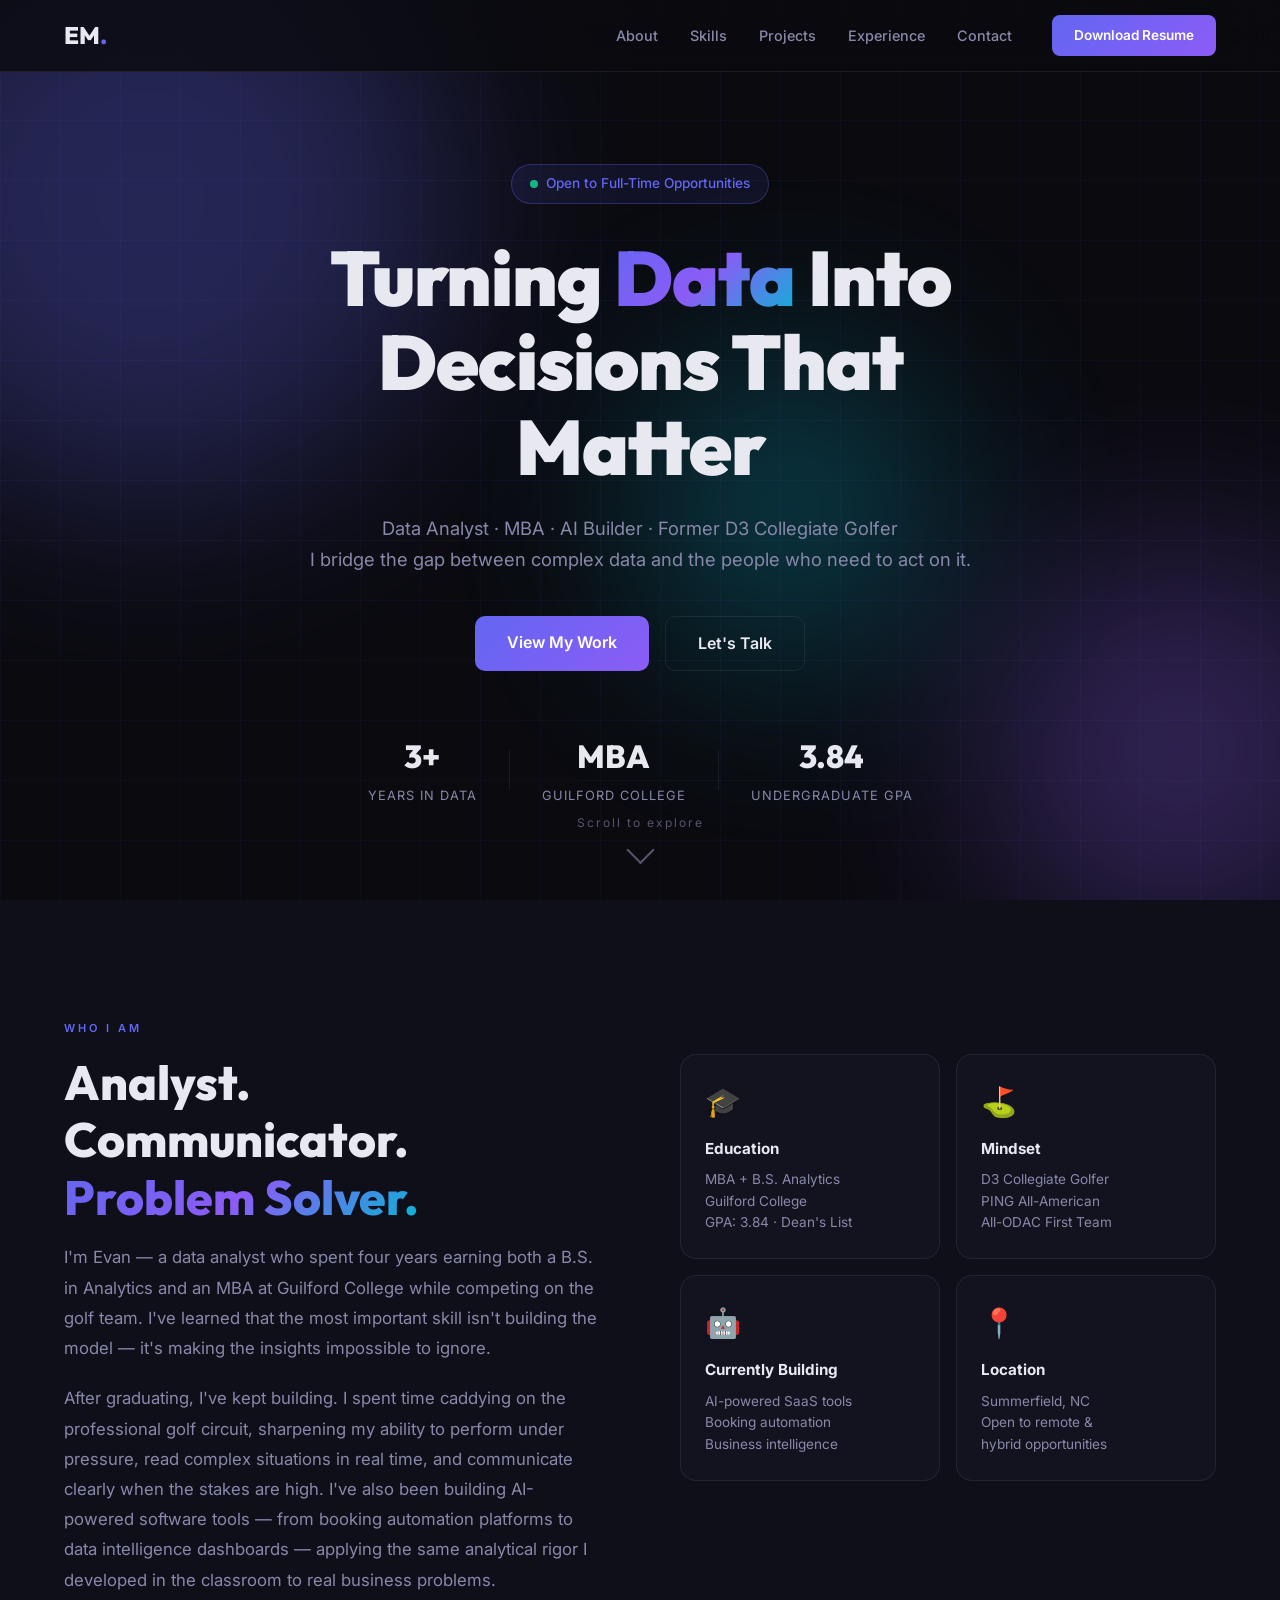
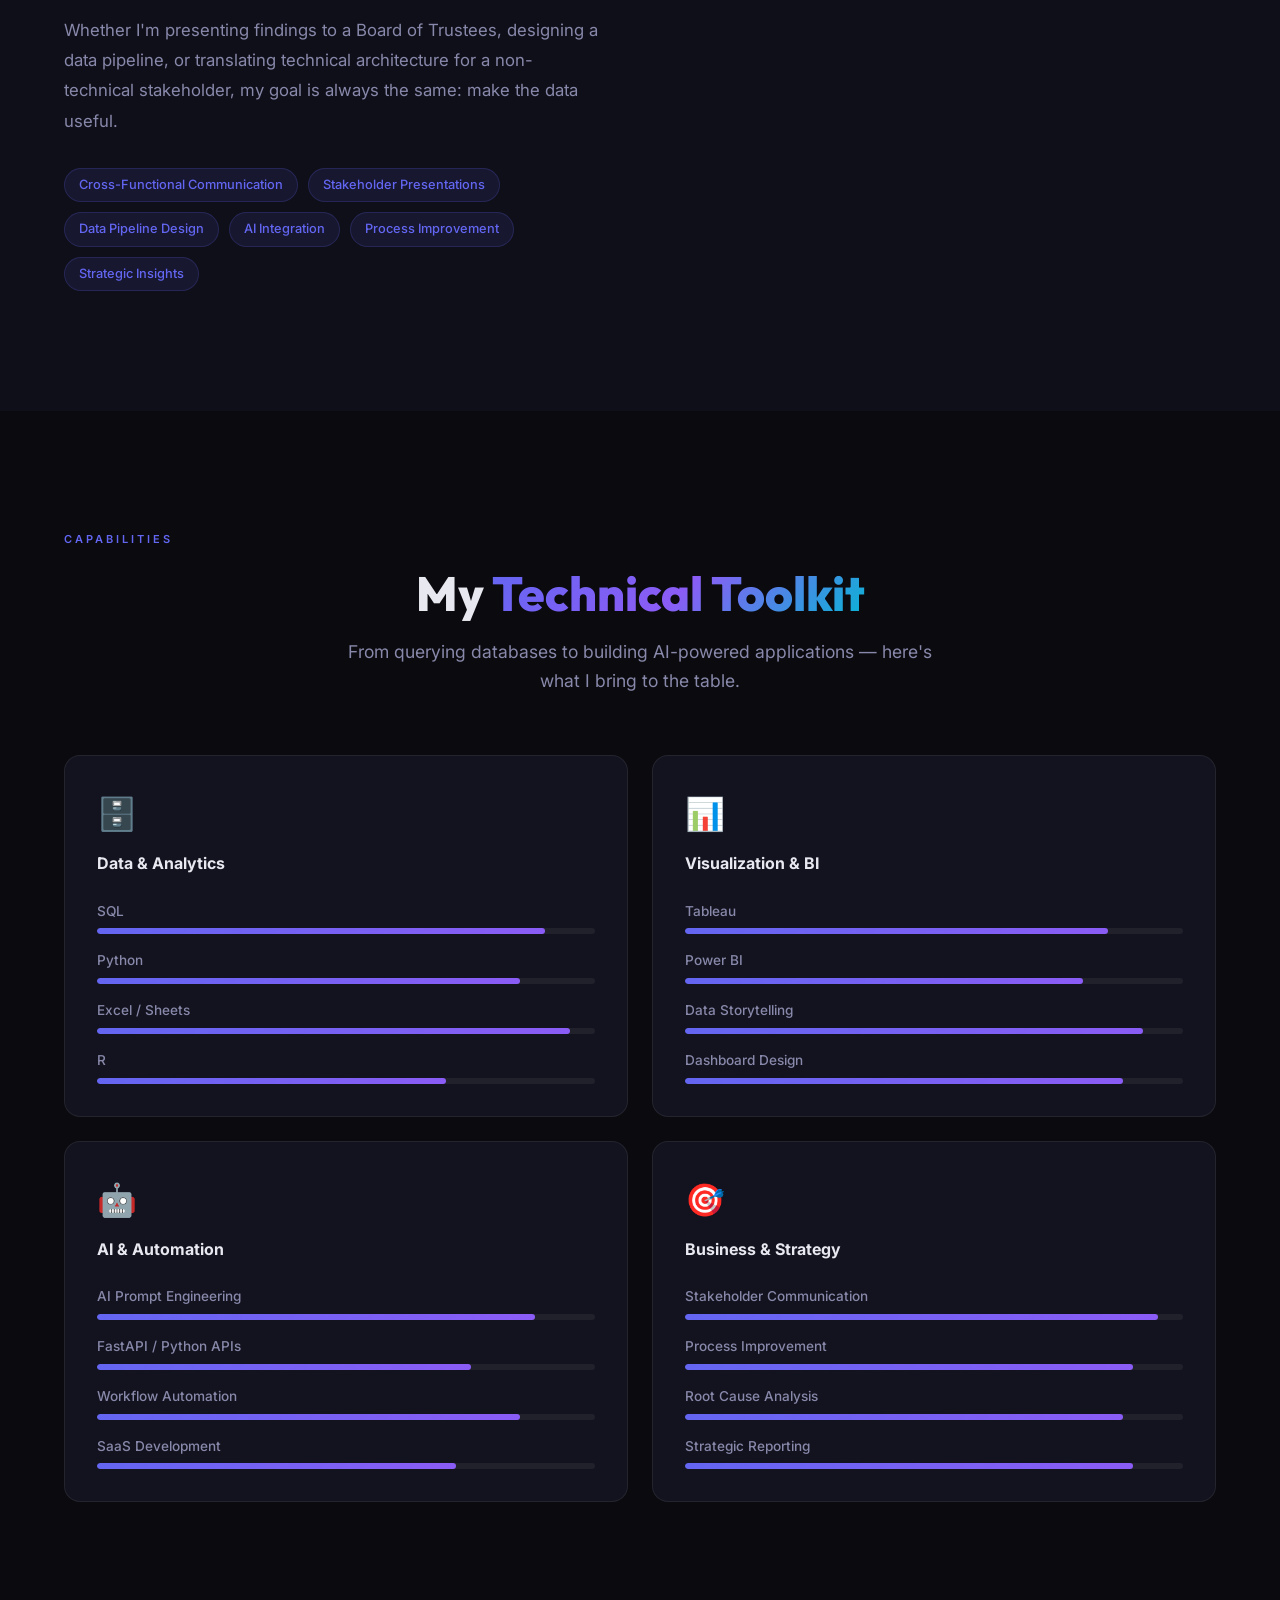
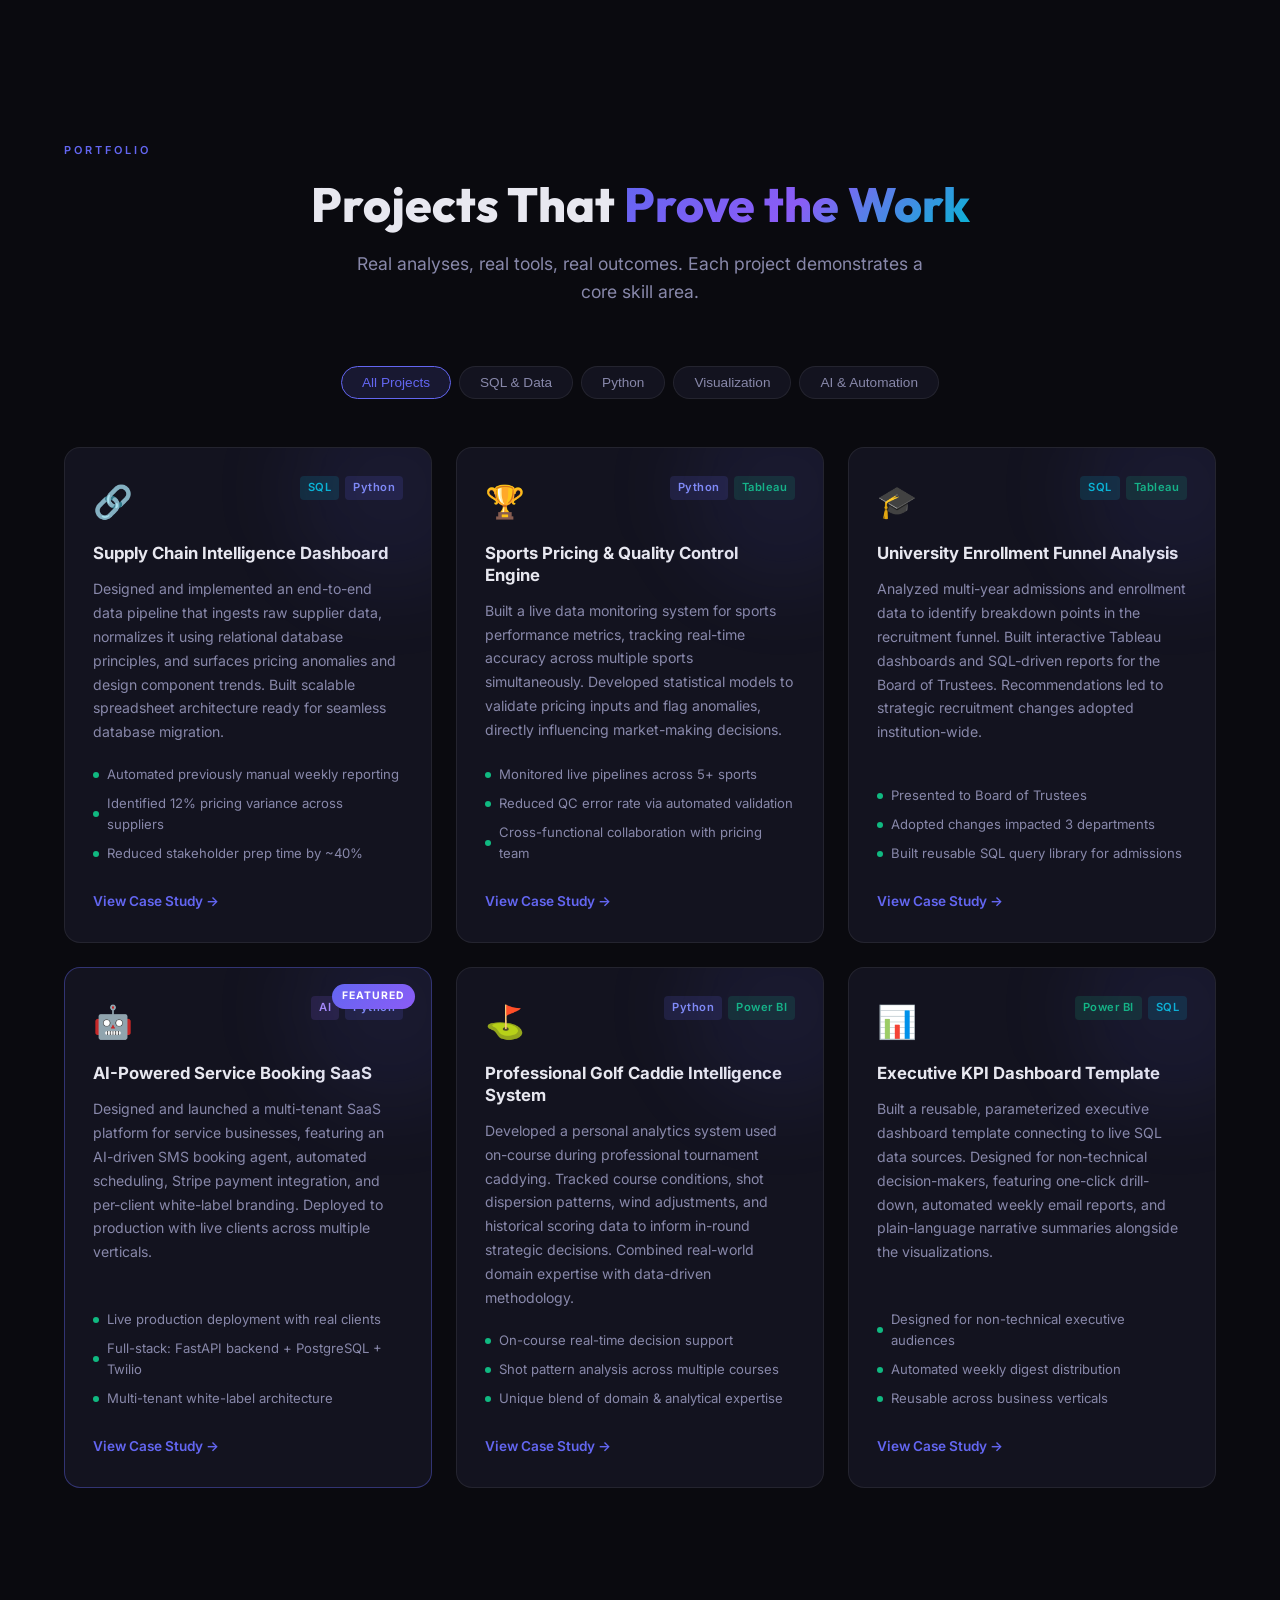
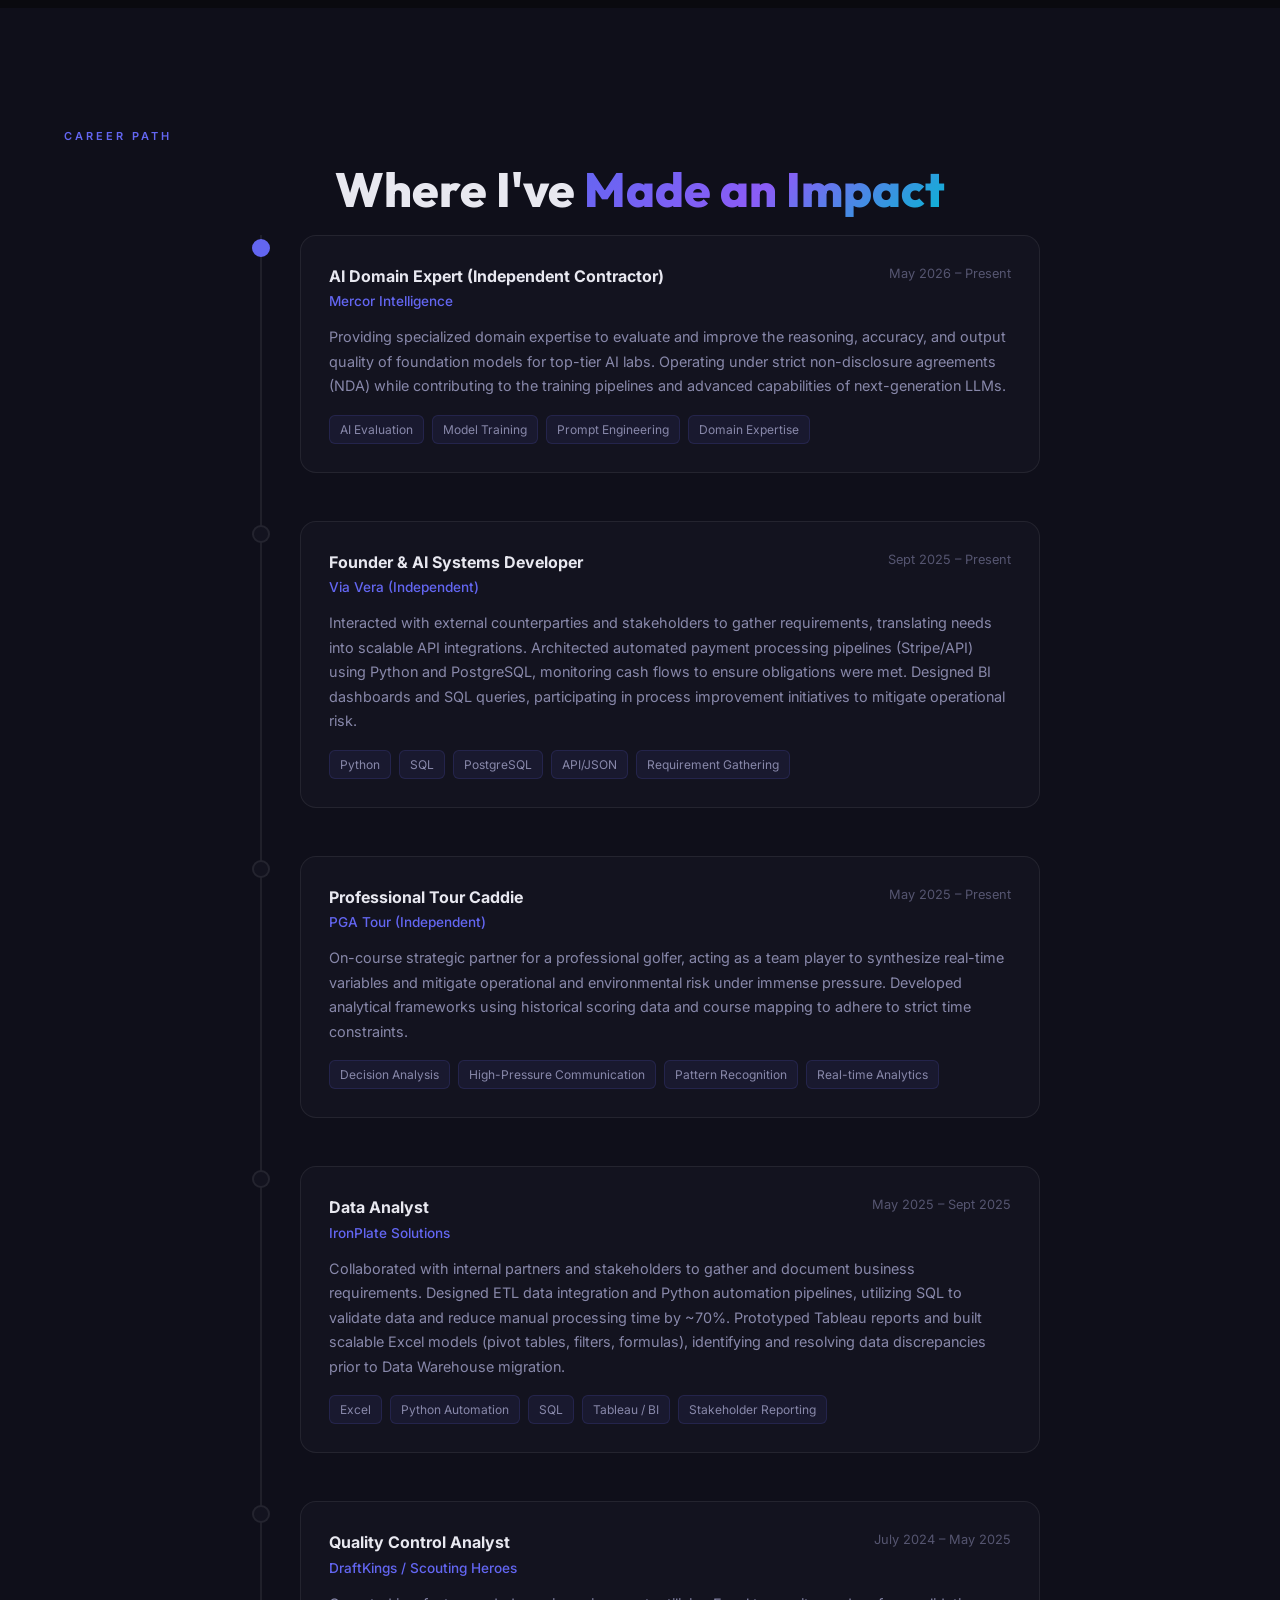
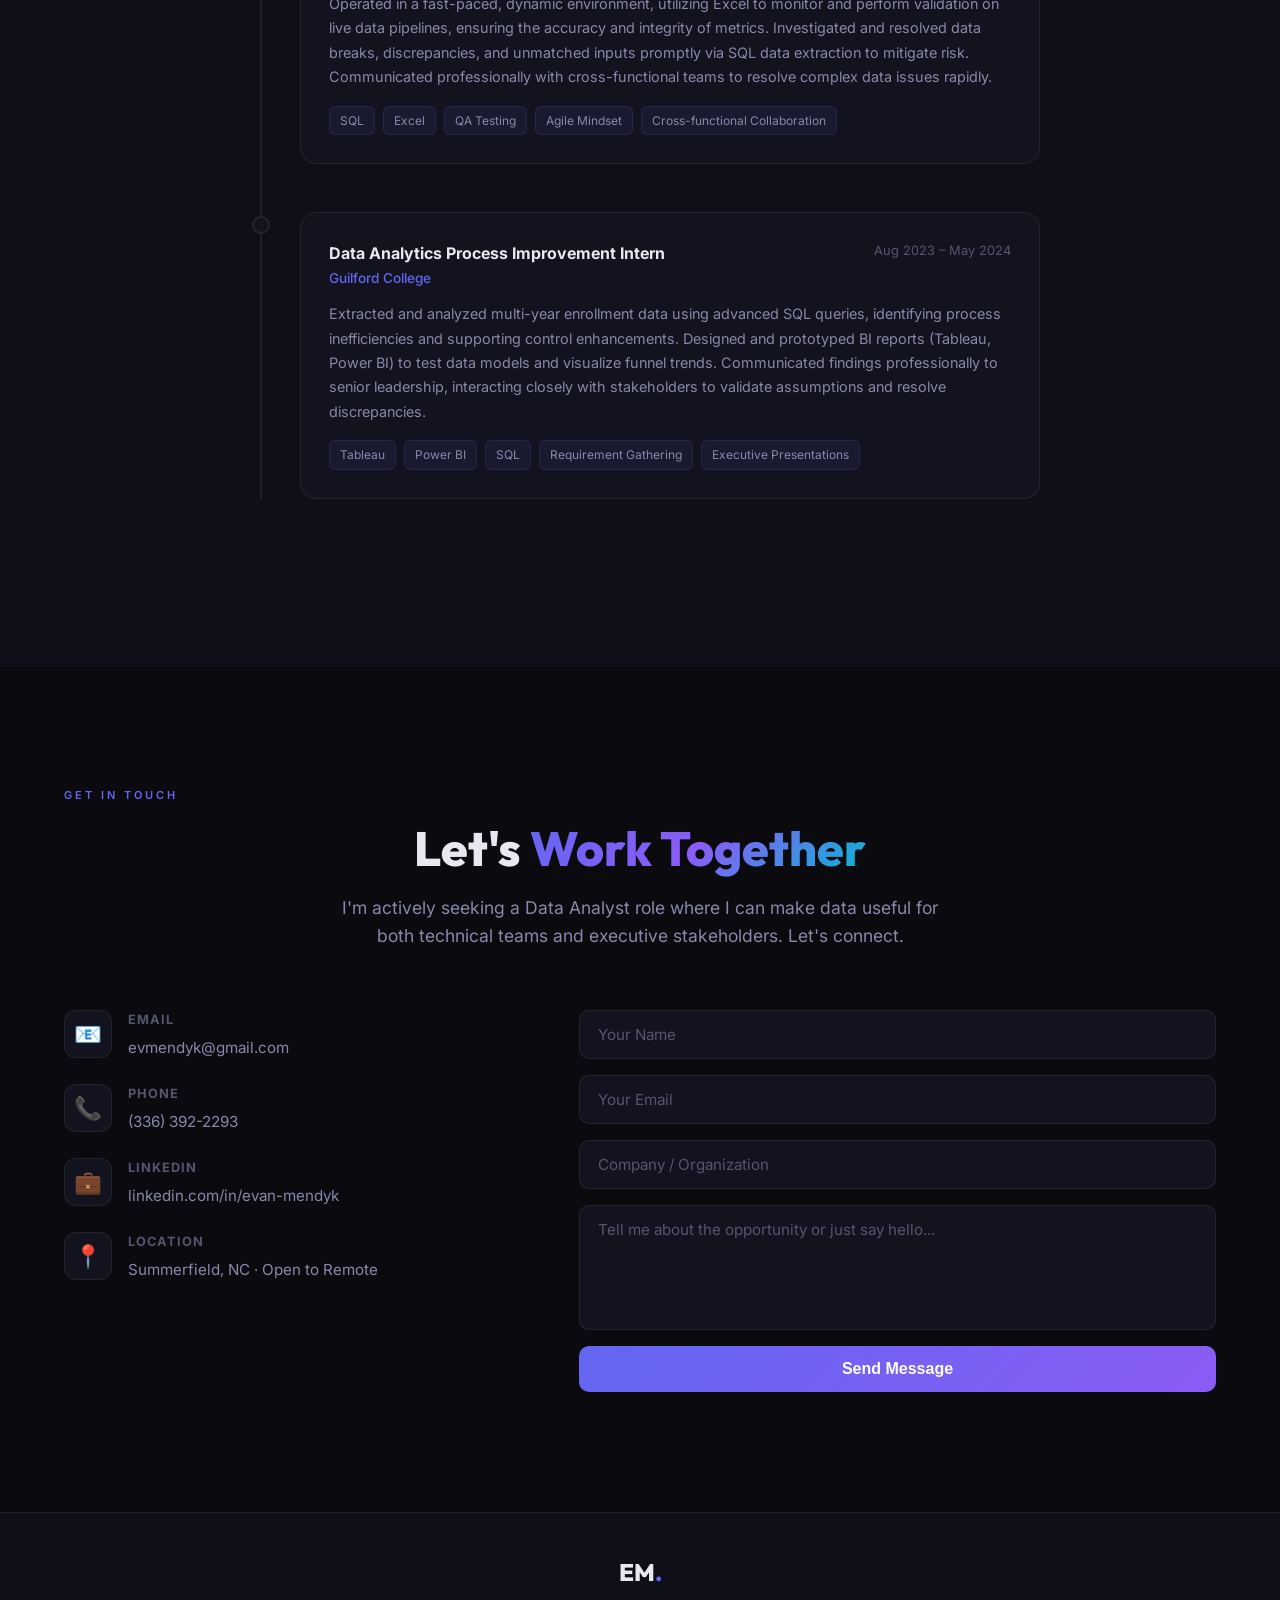
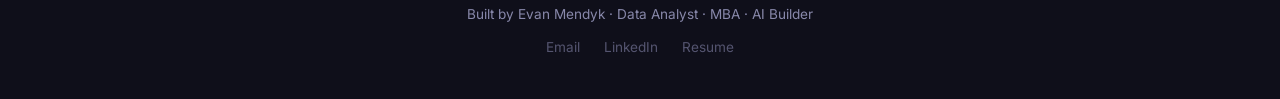
<file: index.html>
<!DOCTYPE html>
<html lang="en">
<head>
  <meta charset="UTF-8" />
  <meta name="viewport" content="width=device-width, initial-scale=1.0" />
  <title>Evan Mendyk | Data Analyst & AI Builder</title>
  <meta name="description" content="Evan Mendyk — Data Analyst with an MBA, blending analytical precision with clear communication to turn complex data into decisions. Explore projects in SQL, Python, Tableau, and AI.">
  <link rel="preconnect" href="https://fonts.googleapis.com">
  <link rel="preconnect" href="https://fonts.gstatic.com" crossorigin>
  <link href="https://fonts.googleapis.com/css2?family=Inter:wght@300;400;500;600;700;800;900&family=Outfit:wght@300;400;500;600;700;800&display=swap" rel="stylesheet">
  <link rel="stylesheet" href="styles.css" />
</head>
<body>

  <!-- Navigation -->
  <nav id="navbar">
    <div class="nav-container">
      <a href="#home" class="nav-logo">EM<span class="dot">.</span></a>
      <ul class="nav-links" id="nav-links">
        <li><a href="#about">About</a></li>
        <li><a href="#skills">Skills</a></li>
        <li><a href="#projects">Projects</a></li>
        <li><a href="#experience">Experience</a></li>
        <li><a href="#contact">Contact</a></li>
      </ul>
      <a href="EvanMendyk_Resume.pdf" class="btn-resume" download>Download Resume</a>
      <button class="hamburger" id="hamburger" aria-label="Toggle menu">
        <span></span><span></span><span></span>
      </button>
    </div>
  </nav>

  <!-- Hero Section -->
  <section id="home" class="hero">
    <div class="hero-bg">
      <div class="orb orb-1"></div>
      <div class="orb orb-2"></div>
      <div class="orb orb-3"></div>
      <div class="grid-overlay"></div>
    </div>
    <div class="hero-content">
      <div class="hero-badge">
        <span class="badge-dot"></span>
        Open to Full-Time Opportunities
      </div>
      <h1 class="hero-title">
        Turning <span class="gradient-text">Data</span> Into<br>
        Decisions That Matter
      </h1>
      <p class="hero-subtitle">
        Data Analyst · MBA · AI Builder · Former D3 Collegiate Golfer<br>
        I bridge the gap between complex data and the people who need to act on it.
      </p>
      <div class="hero-cta">
        <a href="#projects" class="btn-primary">View My Work</a>
        <a href="#contact" class="btn-ghost">Let's Talk</a>
      </div>
      <div class="hero-stats">
        <div class="stat">
          <span class="stat-number">3+</span>
          <span class="stat-label">Years in Data</span>
        </div>
        <div class="stat-divider"></div>
        <div class="stat">
          <span class="stat-number">MBA</span>
          <span class="stat-label">Guilford College</span>
        </div>
        <div class="stat-divider"></div>
        <div class="stat">
          <span class="stat-number">3.84</span>
          <span class="stat-label">Undergraduate GPA</span>
        </div>
      </div>
    </div>
    <div class="hero-scroll-hint">
      <span>Scroll to explore</span>
      <div class="scroll-arrow"></div>
    </div>
  </section>

  <!-- About Section -->
  <section id="about" class="about section">
    <div class="container">
      <div class="section-label">WHO I AM</div>
      <div class="about-grid">
        <div class="about-text">
          <h2 class="section-title">Analyst. Communicator.<br><span class="gradient-text">Problem Solver.</span></h2>
          <p class="about-para">
            I'm Evan — a data analyst who spent four years earning both a B.S. in Analytics and an MBA at Guilford College while competing on the golf team. I've learned that the most important skill isn't building the model — it's making the insights impossible to ignore.
          </p>
          <p class="about-para">
            After graduating, I've kept building. I spent time caddying on the professional golf circuit, sharpening my ability to perform under pressure, read complex situations in real time, and communicate clearly when the stakes are high. I've also been building AI-powered software tools — from booking automation platforms to data intelligence dashboards — applying the same analytical rigor I developed in the classroom to real business problems.
          </p>
          <p class="about-para">
            Whether I'm presenting findings to a Board of Trustees, designing a data pipeline, or translating technical architecture for a non-technical stakeholder, my goal is always the same: make the data useful.
          </p>
          <div class="about-tags">
            <span class="tag">Cross-Functional Communication</span>
            <span class="tag">Stakeholder Presentations</span>
            <span class="tag">Data Pipeline Design</span>
            <span class="tag">AI Integration</span>
            <span class="tag">Process Improvement</span>
            <span class="tag">Strategic Insights</span>
          </div>
        </div>
        <div class="about-cards">
          <div class="about-card card-1">
            <div class="card-icon">🎓</div>
            <h3>Education</h3>
            <p>MBA + B.S. Analytics<br>Guilford College<br>GPA: 3.84 · Dean's List</p>
          </div>
          <div class="about-card card-2">
            <div class="card-icon">⛳</div>
            <h3>Mindset</h3>
            <p>D3 Collegiate Golfer<br>PING All-American<br>All-ODAC First Team</p>
          </div>
          <div class="about-card card-3">
            <div class="card-icon">🤖</div>
            <h3>Currently Building</h3>
            <p>AI-powered SaaS tools<br>Booking automation<br>Business intelligence</p>
          </div>
          <div class="about-card card-4">
            <div class="card-icon">📍</div>
            <h3>Location</h3>
            <p>Summerfield, NC<br>Open to remote &<br>hybrid opportunities</p>
          </div>
        </div>
      </div>
    </div>
  </section>

  <!-- Skills Section -->
  <section id="skills" class="skills section">
    <div class="container">
      <div class="section-label">CAPABILITIES</div>
      <h2 class="section-title centered">My <span class="gradient-text">Technical Toolkit</span></h2>
      <p class="section-subtitle">From querying databases to building AI-powered applications — here's what I bring to the table.</p>

      <div class="skills-grid">
        <div class="skill-category">
          <div class="skill-cat-icon">🗄️</div>
          <h3>Data & Analytics</h3>
          <div class="skill-bars">
            <div class="skill-bar-item">
              <span>SQL</span>
              <div class="bar"><div class="bar-fill" style="--w:90%"></div></div>
            </div>
            <div class="skill-bar-item">
              <span>Python</span>
              <div class="bar"><div class="bar-fill" style="--w:85%"></div></div>
            </div>
            <div class="skill-bar-item">
              <span>Excel / Sheets</span>
              <div class="bar"><div class="bar-fill" style="--w:95%"></div></div>
            </div>
            <div class="skill-bar-item">
              <span>R</span>
              <div class="bar"><div class="bar-fill" style="--w:70%"></div></div>
            </div>
          </div>
        </div>

        <div class="skill-category">
          <div class="skill-cat-icon">📊</div>
          <h3>Visualization & BI</h3>
          <div class="skill-bars">
            <div class="skill-bar-item">
              <span>Tableau</span>
              <div class="bar"><div class="bar-fill" style="--w:85%"></div></div>
            </div>
            <div class="skill-bar-item">
              <span>Power BI</span>
              <div class="bar"><div class="bar-fill" style="--w:80%"></div></div>
            </div>
            <div class="skill-bar-item">
              <span>Data Storytelling</span>
              <div class="bar"><div class="bar-fill" style="--w:92%"></div></div>
            </div>
            <div class="skill-bar-item">
              <span>Dashboard Design</span>
              <div class="bar"><div class="bar-fill" style="--w:88%"></div></div>
            </div>
          </div>
        </div>

        <div class="skill-category">
          <div class="skill-cat-icon">🤖</div>
          <h3>AI & Automation</h3>
          <div class="skill-bars">
            <div class="skill-bar-item">
              <span>AI Prompt Engineering</span>
              <div class="bar"><div class="bar-fill" style="--w:88%"></div></div>
            </div>
            <div class="skill-bar-item">
              <span>FastAPI / Python APIs</span>
              <div class="bar"><div class="bar-fill" style="--w:75%"></div></div>
            </div>
            <div class="skill-bar-item">
              <span>Workflow Automation</span>
              <div class="bar"><div class="bar-fill" style="--w:85%"></div></div>
            </div>
            <div class="skill-bar-item">
              <span>SaaS Development</span>
              <div class="bar"><div class="bar-fill" style="--w:72%"></div></div>
            </div>
          </div>
        </div>

        <div class="skill-category">
          <div class="skill-cat-icon">🎯</div>
          <h3>Business & Strategy</h3>
          <div class="skill-bars">
            <div class="skill-bar-item">
              <span>Stakeholder Communication</span>
              <div class="bar"><div class="bar-fill" style="--w:95%"></div></div>
            </div>
            <div class="skill-bar-item">
              <span>Process Improvement</span>
              <div class="bar"><div class="bar-fill" style="--w:90%"></div></div>
            </div>
            <div class="skill-bar-item">
              <span>Root Cause Analysis</span>
              <div class="bar"><div class="bar-fill" style="--w:88%"></div></div>
            </div>
            <div class="skill-bar-item">
              <span>Strategic Reporting</span>
              <div class="bar"><div class="bar-fill" style="--w:90%"></div></div>
            </div>
          </div>
        </div>
      </div>
    </div>
  </section>

  <!-- Projects Section -->
  <section id="projects" class="projects section">
    <div class="container">
      <div class="section-label">PORTFOLIO</div>
      <h2 class="section-title centered">Projects That <span class="gradient-text">Prove the Work</span></h2>
      <p class="section-subtitle">Real analyses, real tools, real outcomes. Each project demonstrates a core skill area.</p>

      <div class="filter-tabs">
        <button class="filter-btn active" data-filter="all">All Projects</button>
        <button class="filter-btn" data-filter="sql">SQL & Data</button>
        <button class="filter-btn" data-filter="python">Python</button>
        <button class="filter-btn" data-filter="viz">Visualization</button>
        <button class="filter-btn" data-filter="ai">AI & Automation</button>
      </div>

      <div class="projects-grid" id="projects-grid">

        <!-- Project 1: Supply Chain -->
        <div class="project-card" data-category="sql python">
          <div class="project-glow"></div>
          <div class="project-header">
            <div class="project-icon">🔗</div>
            <div class="project-badges">
              <span class="badge badge-sql">SQL</span>
              <span class="badge badge-python">Python</span>
            </div>
          </div>
          <h3 class="project-title">Supply Chain Intelligence Dashboard</h3>
          <p class="project-desc">Designed and implemented an end-to-end data pipeline that ingests raw supplier data, normalizes it using relational database principles, and surfaces pricing anomalies and design component trends. Built scalable spreadsheet architecture ready for seamless database migration.</p>
          <div class="project-outcomes">
            <div class="outcome"><span class="outcome-dot"></span>Automated previously manual weekly reporting</div>
            <div class="outcome"><span class="outcome-dot"></span>Identified 12% pricing variance across suppliers</div>
            <div class="outcome"><span class="outcome-dot"></span>Reduced stakeholder prep time by ~40%</div>
          </div>
          <div class="project-footer">
            <a href="projects/supply-chain.html" class="project-link">View Case Study →</a>
          </div>
        </div>

        <!-- Project 2: Sports Analytics -->
        <div class="project-card" data-category="python viz">
          <div class="project-glow"></div>
          <div class="project-header">
            <div class="project-icon">🏆</div>
            <div class="project-badges">
              <span class="badge badge-python">Python</span>
              <span class="badge badge-viz">Tableau</span>
            </div>
          </div>
          <h3 class="project-title">Sports Pricing & Quality Control Engine</h3>
          <p class="project-desc">Built a live data monitoring system for sports performance metrics, tracking real-time accuracy across multiple sports simultaneously. Developed statistical models to validate pricing inputs and flag anomalies, directly influencing market-making decisions.</p>
          <div class="project-outcomes">
            <div class="outcome"><span class="outcome-dot"></span>Monitored live pipelines across 5+ sports</div>
            <div class="outcome"><span class="outcome-dot"></span>Reduced QC error rate via automated validation</div>
            <div class="outcome"><span class="outcome-dot"></span>Cross-functional collaboration with pricing team</div>
          </div>
          <div class="project-footer">
            <a href="projects/sports-analytics.html" class="project-link">View Case Study →</a>
          </div>
        </div>

        <!-- Project 3: Enrollment Analysis -->
        <div class="project-card" data-category="sql viz">
          <div class="project-glow"></div>
          <div class="project-header">
            <div class="project-icon">🎓</div>
            <div class="project-badges">
              <span class="badge badge-sql">SQL</span>
              <span class="badge badge-viz">Tableau</span>
            </div>
          </div>
          <h3 class="project-title">University Enrollment Funnel Analysis</h3>
          <p class="project-desc">Analyzed multi-year admissions and enrollment data to identify breakdown points in the recruitment funnel. Built interactive Tableau dashboards and SQL-driven reports for the Board of Trustees. Recommendations led to strategic recruitment changes adopted institution-wide.</p>
          <div class="project-outcomes">
            <div class="outcome"><span class="outcome-dot"></span>Presented to Board of Trustees</div>
            <div class="outcome"><span class="outcome-dot"></span>Adopted changes impacted 3 departments</div>
            <div class="outcome"><span class="outcome-dot"></span>Built reusable SQL query library for admissions</div>
          </div>
          <div class="project-footer">
            <a href="projects/enrollment.html" class="project-link">View Case Study →</a>
          </div>
        </div>

        <!-- Project 4: AI Booking Platform -->
        <div class="project-card featured" data-category="ai python">
          <div class="project-glow"></div>
          <div class="project-badge-featured">FEATURED</div>
          <div class="project-header">
            <div class="project-icon">🤖</div>
            <div class="project-badges">
              <span class="badge badge-ai">AI</span>
              <span class="badge badge-python">Python</span>
            </div>
          </div>
          <h3 class="project-title">AI-Powered Service Booking SaaS</h3>
          <p class="project-desc">Designed and launched a multi-tenant SaaS platform for service businesses, featuring an AI-driven SMS booking agent, automated scheduling, Stripe payment integration, and per-client white-label branding. Deployed to production with live clients across multiple verticals.</p>
          <div class="project-outcomes">
            <div class="outcome"><span class="outcome-dot"></span>Live production deployment with real clients</div>
            <div class="outcome"><span class="outcome-dot"></span>Full-stack: FastAPI backend + PostgreSQL + Twilio</div>
            <div class="outcome"><span class="outcome-dot"></span>Multi-tenant white-label architecture</div>
          </div>
          <div class="project-footer">
            <a href="projects/ai-booking.html" class="project-link">View Case Study →</a>
          </div>
        </div>

        <!-- Project 5: Golf Analytics -->
        <div class="project-card" data-category="python viz sql">
          <div class="project-glow"></div>
          <div class="project-header">
            <div class="project-icon">⛳</div>
            <div class="project-badges">
              <span class="badge badge-python">Python</span>
              <span class="badge badge-viz">Power BI</span>
            </div>
          </div>
          <h3 class="project-title">Professional Golf Caddie Intelligence System</h3>
          <p class="project-desc">Developed a personal analytics system used on-course during professional tournament caddying. Tracked course conditions, shot dispersion patterns, wind adjustments, and historical scoring data to inform in-round strategic decisions. Combined real-world domain expertise with data-driven methodology.</p>
          <div class="project-outcomes">
            <div class="outcome"><span class="outcome-dot"></span>On-course real-time decision support</div>
            <div class="outcome"><span class="outcome-dot"></span>Shot pattern analysis across multiple courses</div>
            <div class="outcome"><span class="outcome-dot"></span>Unique blend of domain & analytical expertise</div>
          </div>
          <div class="project-footer">
            <a href="projects/golf-analytics.html" class="project-link">View Case Study →</a>
          </div>
        </div>

        <!-- Project 6: Executive Dashboard -->
        <div class="project-card" data-category="viz sql">
          <div class="project-glow"></div>
          <div class="project-header">
            <div class="project-icon">📊</div>
            <div class="project-badges">
              <span class="badge badge-viz">Power BI</span>
              <span class="badge badge-sql">SQL</span>
            </div>
          </div>
          <h3 class="project-title">Executive KPI Dashboard Template</h3>
          <p class="project-desc">Built a reusable, parameterized executive dashboard template connecting to live SQL data sources. Designed for non-technical decision-makers, featuring one-click drill-down, automated weekly email reports, and plain-language narrative summaries alongside the visualizations.</p>
          <div class="project-outcomes">
            <div class="outcome"><span class="outcome-dot"></span>Designed for non-technical executive audiences</div>
            <div class="outcome"><span class="outcome-dot"></span>Automated weekly digest distribution</div>
            <div class="outcome"><span class="outcome-dot"></span>Reusable across business verticals</div>
          </div>
          <div class="project-footer">
            <a href="projects/executive-dashboard.html" class="project-link">View Case Study →</a>
          </div>
        </div>

      </div>
    </div>
  </section>

  <!-- Experience Section -->
  <section id="experience" class="experience section">
    <div class="container">
      <div class="section-label">CAREER PATH</div>
      <h2 class="section-title centered">Where I've <span class="gradient-text">Made an Impact</span></h2>

      <div class="timeline">

        <div class="timeline-item">
          <div class="timeline-dot active"></div>
          <div class="timeline-content">
            <div class="timeline-header">
              <div>
                <h3>AI Domain Expert (Independent Contractor)</h3>
                <span class="company">Mercor Intelligence</span>
              </div>
              <span class="timeline-date">May 2026 – Present</span>
            </div>
            <p>Providing specialized domain expertise to evaluate and improve the reasoning, accuracy, and output quality of foundation models for top-tier AI labs. Operating under strict non-disclosure agreements (NDA) while contributing to the training pipelines and advanced capabilities of next-generation LLMs.</p>
            <div class="timeline-skills">
              <span>AI Evaluation</span><span>Model Training</span><span>Prompt Engineering</span><span>Domain Expertise</span>
            </div>
          </div>
        </div>

        <div class="timeline-item">
          <div class="timeline-dot"></div>
          <div class="timeline-content">
            <div class="timeline-header">
              <div>
                <h3>Founder & AI Systems Developer</h3>
                <span class="company">Via Vera (Independent)</span>
              </div>
              <span class="timeline-date">Sept 2025 – Present</span>
            </div>
            <p>Interacted with external counterparties and stakeholders to gather requirements, translating needs into scalable API integrations. Architected automated payment processing pipelines (Stripe/API) using Python and PostgreSQL, monitoring cash flows to ensure obligations were met. Designed BI dashboards and SQL queries, participating in process improvement initiatives to mitigate operational risk.</p>
            <div class="timeline-skills">
              <span>Python</span><span>SQL</span><span>PostgreSQL</span><span>API/JSON</span><span>Requirement Gathering</span>
            </div>
          </div>
        </div>

        <div class="timeline-item">
          <div class="timeline-dot"></div>
          <div class="timeline-content">
            <div class="timeline-header">
              <div>
                <h3>Professional Tour Caddie</h3>
                <span class="company">PGA Tour (Independent)</span>
              </div>
              <span class="timeline-date">May 2025 – Present</span>
            </div>
            <p>On-course strategic partner for a professional golfer, acting as a team player to synthesize real-time variables and mitigate operational and environmental risk under immense pressure. Developed analytical frameworks using historical scoring data and course mapping to adhere to strict time constraints.</p>
            <div class="timeline-skills">
              <span>Decision Analysis</span><span>High-Pressure Communication</span><span>Pattern Recognition</span><span>Real-time Analytics</span>
            </div>
          </div>
        </div>

        <div class="timeline-item">
          <div class="timeline-dot"></div>
          <div class="timeline-content">
            <div class="timeline-header">
              <div>
                <h3>Data Analyst</h3>
                <span class="company">IronPlate Solutions</span>
              </div>
              <span class="timeline-date">May 2025 – Sept 2025</span>
            </div>
            <p>Collaborated with internal partners and stakeholders to gather and document business requirements. Designed ETL data integration and Python automation pipelines, utilizing SQL to validate data and reduce manual processing time by ~70%. Prototyped Tableau reports and built scalable Excel models (pivot tables, filters, formulas), identifying and resolving data discrepancies prior to Data Warehouse migration.</p>
            <div class="timeline-skills">
              <span>Excel</span><span>Python Automation</span><span>SQL</span><span>Tableau / BI</span><span>Stakeholder Reporting</span>
            </div>
          </div>
        </div>

        <div class="timeline-item">
          <div class="timeline-dot"></div>
          <div class="timeline-content">
            <div class="timeline-header">
              <div>
                <h3>Quality Control Analyst</h3>
                <span class="company">DraftKings / Scouting Heroes</span>
              </div>
              <span class="timeline-date">July 2024 – May 2025</span>
            </div>
            <p>Operated in a fast-paced, dynamic environment, utilizing Excel to monitor and perform validation on live data pipelines, ensuring the accuracy and integrity of metrics. Investigated and resolved data breaks, discrepancies, and unmatched inputs promptly via SQL data extraction to mitigate risk. Communicated professionally with cross-functional teams to resolve complex data issues rapidly.</p>
            <div class="timeline-skills">
              <span>SQL</span><span>Excel</span><span>QA Testing</span><span>Agile Mindset</span><span>Cross-functional Collaboration</span>
            </div>
          </div>
        </div>

        <div class="timeline-item">
          <div class="timeline-dot"></div>
          <div class="timeline-content">
            <div class="timeline-header">
              <div>
                <h3>Data Analytics Process Improvement Intern</h3>
                <span class="company">Guilford College</span>
              </div>
              <span class="timeline-date">Aug 2023 – May 2024</span>
            </div>
            <p>Extracted and analyzed multi-year enrollment data using advanced SQL queries, identifying process inefficiencies and supporting control enhancements. Designed and prototyped BI reports (Tableau, Power BI) to test data models and visualize funnel trends. Communicated findings professionally to senior leadership, interacting closely with stakeholders to validate assumptions and resolve discrepancies.</p>
            <div class="timeline-skills">
              <span>Tableau</span><span>Power BI</span><span>SQL</span><span>Requirement Gathering</span><span>Executive Presentations</span>
            </div>
          </div>
        </div>

      </div>
    </div>
  </section>

  <!-- Contact Section -->
  <section id="contact" class="contact section">
    <div class="container">
      <div class="section-label">GET IN TOUCH</div>
      <h2 class="section-title centered">Let's <span class="gradient-text">Work Together</span></h2>
      <p class="section-subtitle">I'm actively seeking a Data Analyst role where I can make data useful for both technical teams and executive stakeholders. Let's connect.</p>

      <div class="contact-grid">
        <div class="contact-info">
          <div class="contact-item">
            <div class="contact-icon">📧</div>
            <div>
              <h4>Email</h4>
              <a href="mailto:evmendyk@gmail.com">evmendyk@gmail.com</a>
            </div>
          </div>
          <div class="contact-item">
            <div class="contact-icon">📞</div>
            <div>
              <h4>Phone</h4>
              <a href="tel:3363922293">(336) 392-2293</a>
            </div>
          </div>
          <div class="contact-item">
            <div class="contact-icon">💼</div>
            <div>
              <h4>LinkedIn</h4>
              <a href="https://www.linkedin.com/in/evan-mendyk-15996b225" target="_blank">linkedin.com/in/evan-mendyk</a>
            </div>
          </div>
          <div class="contact-item">
            <div class="contact-icon">📍</div>
            <div>
              <h4>Location</h4>
              <span>Summerfield, NC · Open to Remote</span>
            </div>
          </div>
        </div>

        <form class="contact-form" id="contact-form">
          <div class="form-group">
            <input type="text" id="name" placeholder="Your Name" required />
          </div>
          <div class="form-group">
            <input type="email" id="email" placeholder="Your Email" required />
          </div>
          <div class="form-group">
            <input type="text" id="company" placeholder="Company / Organization" />
          </div>
          <div class="form-group">
            <textarea id="message" placeholder="Tell me about the opportunity or just say hello..." rows="5" required></textarea>
          </div>
          <button type="submit" class="btn-primary full-width" id="submit-btn">Send Message</button>
          <div class="form-success" id="form-success">✅ Message received! I'll be in touch soon.</div>
        </form>
      </div>
    </div>
  </section>

  <!-- Footer -->
  <footer class="footer">
    <div class="container">
      <div class="footer-content">
        <div class="footer-logo">EM<span class="dot">.</span></div>
        <p>Built by Evan Mendyk · Data Analyst · MBA · AI Builder</p>
        <div class="footer-links">
          <a href="mailto:evmendyk@gmail.com">Email</a>
          <a href="https://www.linkedin.com/in/evan-mendyk-15996b225" target="_blank">LinkedIn</a>
          <a href="EvanMendyk_Resume.pdf" download>Resume</a>
        </div>
      </div>
    </div>
  </footer>

  <script src="script.js"></script>
</body>
</html>
</file>
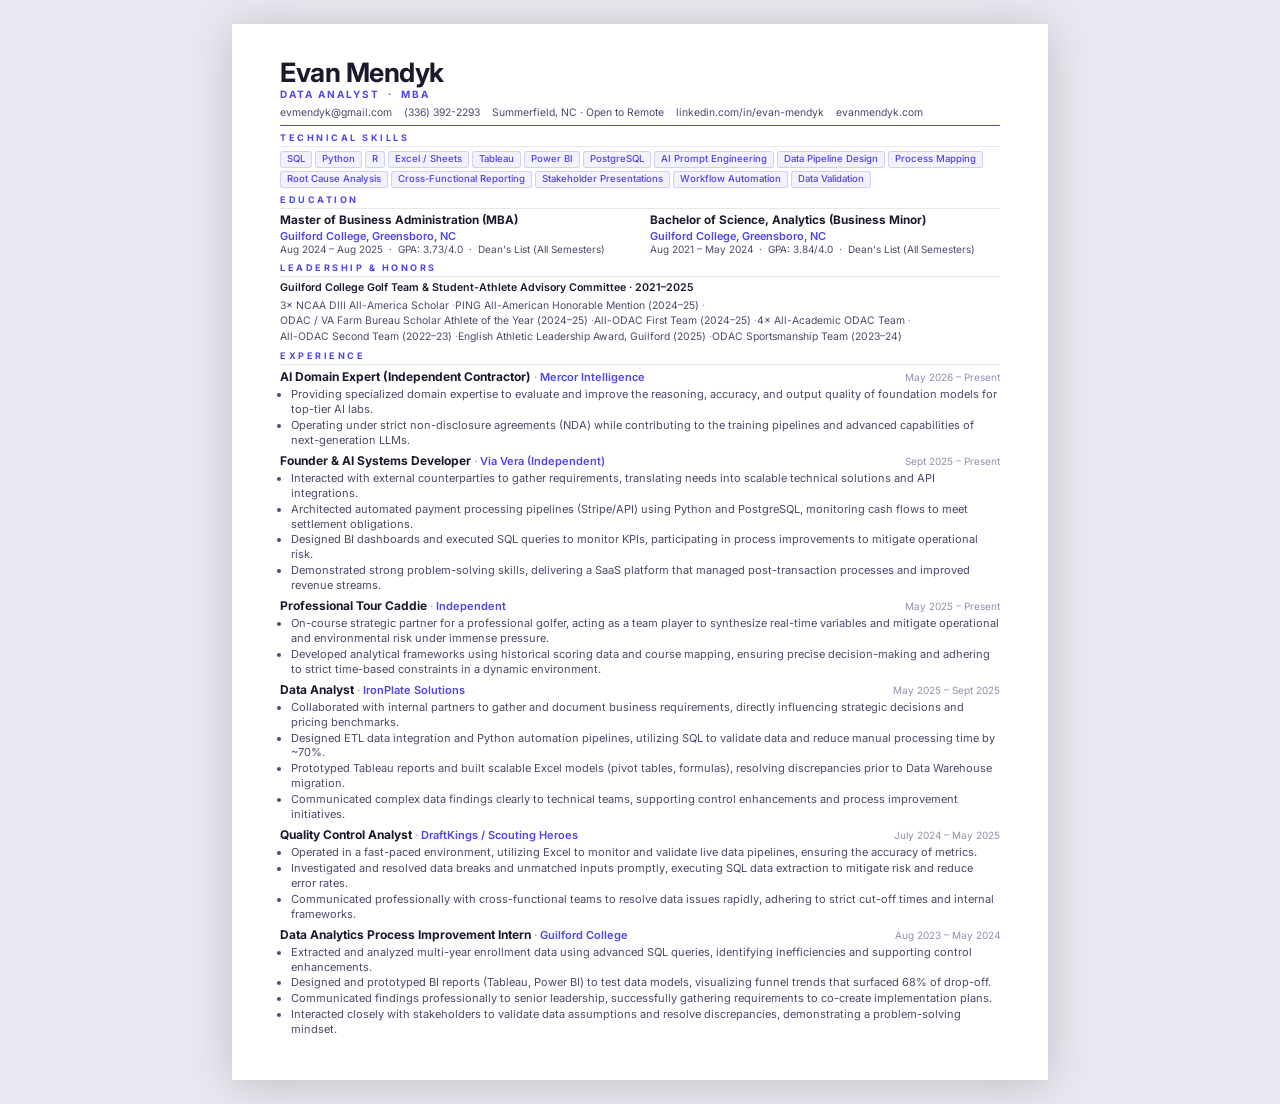
<file: EvanMendyk_Resume.html>
<!DOCTYPE html>
<html lang="en">
<head>
  <meta charset="UTF-8">
  <meta name="viewport" content="width=device-width, initial-scale=1.0">
  <title>Evan Mendyk — Resume</title>
  <link href="https://fonts.googleapis.com/css2?family=Inter:wght@300;400;500;600;700&display=swap" rel="stylesheet">
  <style>
    :root {
      --accent: #4f46e5;
      --text: #1a1a2e;
      --muted: #4a4a6a;
      --dim: #9090b0;
      --border: #e5e7f0;
    }
    * { box-sizing: border-box; margin: 0; padding: 0; }

    body {
      font-family: 'Inter', sans-serif;
      background: #e8e8f0;
      display: flex;
      justify-content: center;
      padding: 24px;
    }

    .page-wrapper {
      width: 8.5in;
      height: 11in;
      overflow: hidden;
      box-shadow: 0 4px 40px rgba(0,0,0,0.18);
      flex-shrink: 0;
    }

    .page {
      width: 8.5in;
      height: 11in;
      background: #fff;
      padding: 0.36in 0.50in 0.28in;
      font-size: 9pt;
      line-height: 1.33;
      color: var(--text);
    }

    /* ── HEADER ── */
    .header {
      border-bottom: 1.5px solid var(--accent);
      padding-bottom: 6px;
      margin-bottom: 6px;
    }
    .name { font-size: 20pt; font-weight: 700; letter-spacing: -0.5px; line-height: 1; }
    .tagline { font-size: 7.5pt; color: var(--accent); font-weight: 700; letter-spacing: 2px; text-transform: uppercase; margin: 3px 0 4px; }
    .contact-row { display: flex; flex-wrap: wrap; gap: 1px 12px; font-size: 7.8pt; color: var(--muted); }
    .contact-row a { color: var(--muted); text-decoration: none; }

    /* ── SECTION ── */
    .section { margin-bottom: 6px; }
    .section-title {
      font-size: 6.8pt; font-weight: 700; letter-spacing: 2.5px;
      text-transform: uppercase; color: var(--accent);
      border-bottom: 1px solid var(--border);
      padding-bottom: 2px; margin-bottom: 4px;
    }

    /* ── SKILLS ── */
    .skills-list { display: flex; flex-wrap: wrap; gap: 3px; }
    .skill-tag {
      background: rgba(79,70,229,0.07); border: 1px solid rgba(79,70,229,0.2);
      color: var(--accent); padding: 1px 6px; border-radius: 3px;
      font-size: 7.2pt; font-weight: 500;
    }

    /* ── EDUCATION TWO-COL ── */
    .edu-grid {
      display: grid;
      grid-template-columns: 1fr 1fr;
      gap: 0 20px;
    }
    .edu-item { }
    .edu-degree { font-size: 8.8pt; font-weight: 700; }
    .edu-school { font-size: 8.2pt; color: var(--accent); font-weight: 600; }
    .edu-meta { font-size: 7.5pt; color: var(--muted); }

    /* ── HONORS (compact inline) ── */
    .honors-intro { font-size: 8pt; font-weight: 600; color: var(--text); margin-bottom: 3px; }
    .honors-list {
      display: flex; flex-wrap: wrap; gap: 2px 0;
      font-size: 7.8pt; color: var(--muted);
    }
    .honors-list span::after { content: ' · '; color: var(--dim); }
    .honors-list span:last-child::after { content: ''; }

    /* ── EXPERIENCE ── */
    .job { margin-bottom: 5px; }
    .job-header {
      display: flex; justify-content: space-between;
      align-items: baseline; gap: 4px;
    }
    .job-left { flex: 1; min-width: 0; }
    .job-title { font-size: 9pt; font-weight: 700; }
    .job-company { font-size: 8.3pt; color: var(--accent); font-weight: 600; }
    .sep { color: var(--dim); }
    .job-date { font-size: 7.5pt; color: var(--dim); white-space: nowrap; flex-shrink: 0; }
    .job ul { margin-top: 2px; padding-left: 11px; list-style: disc; }
    .job li { font-size: 8.3pt; color: var(--muted); line-height: 1.35; margin-bottom: 1px; }

    /* ── PRINT ── */
    @media print {
      body { background: white; padding: 0; display: block; }
      .page-wrapper { box-shadow: none; width: 100%; height: auto; overflow: visible; }
      .page { width: 100%; height: auto; }
    }
    @page { size: letter; margin: 0; }
  </style>
</head>
<body>
<div class="page-wrapper">
<div class="page">

  <!-- HEADER -->
  <div class="header">
    <div class="name">Evan Mendyk</div>
    <div class="tagline">Data Analyst &nbsp;·&nbsp; MBA</div>
    <div class="contact-row">
      <span>evmendyk@gmail.com</span>
      <span>(336) 392-2293</span>
      <span>Summerfield, NC · Open to Remote</span>
      <span><a href="https://www.linkedin.com/in/evan-mendyk-15996b225">linkedin.com/in/evan-mendyk</a></span>
      <span><a href="https://evanmendyk.com">evanmendyk.com</a></span>
    </div>
  </div>

  <!-- TECHNICAL SKILLS -->
  <div class="section">
    <div class="section-title">Technical Skills</div>
    <div class="skills-list">
      <span class="skill-tag">SQL</span>
      <span class="skill-tag">Python</span>
      <span class="skill-tag">R</span>
      <span class="skill-tag">Excel / Sheets</span>
      <span class="skill-tag">Tableau</span>
      <span class="skill-tag">Power BI</span>
      <span class="skill-tag">PostgreSQL</span>
      <span class="skill-tag">AI Prompt Engineering</span>
      <span class="skill-tag">Data Pipeline Design</span>
      <span class="skill-tag">Process Mapping</span>
      <span class="skill-tag">Root Cause Analysis</span>
      <span class="skill-tag">Cross-Functional Reporting</span>
      <span class="skill-tag">Stakeholder Presentations</span>
      <span class="skill-tag">Workflow Automation</span>
      <span class="skill-tag">Data Validation</span>
    </div>
  </div>

  <!-- EDUCATION -->
  <div class="section">
    <div class="section-title">Education</div>
    <div class="edu-grid">
      <div class="edu-item">
        <div class="edu-degree">Master of Business Administration (MBA)</div>
        <div class="edu-school">Guilford College, Greensboro, NC</div>
        <div class="edu-meta">Aug 2024 – Aug 2025 &nbsp;·&nbsp; GPA: 3.73/4.0 &nbsp;·&nbsp; Dean's List (All Semesters)</div>
      </div>
      <div class="edu-item">
        <div class="edu-degree">Bachelor of Science, Analytics (Business Minor)</div>
        <div class="edu-school">Guilford College, Greensboro, NC</div>
        <div class="edu-meta">Aug 2021 – May 2024 &nbsp;·&nbsp; GPA: 3.84/4.0 &nbsp;·&nbsp; Dean's List (All Semesters)</div>
      </div>
    </div>
  </div>

  <!-- LEADERSHIP & HONORS -->
  <div class="section">
    <div class="section-title">Leadership &amp; Honors</div>
    <div class="honors-intro">Guilford College Golf Team &amp; Student-Athlete Advisory Committee · 2021–2025</div>
    <div class="honors-list">
      <span>3× NCAA DIII All-America Scholar</span>
      <span>PING All-American Honorable Mention (2024–25)</span>
      <span>ODAC / VA Farm Bureau Scholar Athlete of the Year (2024–25)</span>
      <span>All-ODAC First Team (2024–25)</span>
      <span>4× All-Academic ODAC Team</span>
      <span>All-ODAC Second Team (2022–23)</span>
      <span>English Athletic Leadership Award, Guilford (2025)</span>
      <span>ODAC Sportsmanship Team (2023–24)</span>
    </div>
  </div>

  <!-- EXPERIENCE -->
  <div class="section">
    <div class="section-title">Experience</div>

    <div class="job">
      <div class="job-header">
        <div class="job-left">
          <span class="job-title">AI Domain Expert (Independent Contractor)</span>
          <span class="sep"> · </span>
          <span class="job-company">Mercor Intelligence</span>
        </div>
        <span class="job-date">May 2026 – Present</span>
      </div>
      <ul>
        <li>Providing specialized domain expertise to evaluate and improve the reasoning, accuracy, and output quality of foundation models for top-tier AI labs.</li>
        <li>Operating under strict non-disclosure agreements (NDA) while contributing to the training pipelines and advanced capabilities of next-generation LLMs.</li>
      </ul>
    </div>
    <div class="job">
      <div class="job-header">
        <div class="job-left">
          <span class="job-title">Founder &amp; AI Systems Developer</span>
          <span class="sep"> · </span>
          <span class="job-company">Via Vera (Independent)</span>
        </div>
        <span class="job-date">Sept 2025 – Present</span>
      </div>
      <ul>
        <li>Interacted with external counterparties to gather requirements, translating needs into scalable technical solutions and API integrations.</li>
        <li>Architected automated payment processing pipelines (Stripe/API) using Python and PostgreSQL, monitoring cash flows to meet settlement obligations.</li>
        <li>Designed BI dashboards and executed SQL queries to monitor KPIs, participating in process improvements to mitigate operational risk.</li>
        <li>Demonstrated strong problem-solving skills, delivering a SaaS platform that managed post-transaction processes and improved revenue streams.</li>
      </ul>
    </div>

    <div class="job">
      <div class="job-header">
        <div class="job-left">
          <span class="job-title">Professional Tour Caddie</span>
          <span class="sep"> · </span>
          <span class="job-company">Independent</span>
        </div>
        <span class="job-date">May 2025 – Present</span>
      </div>
      <ul>
        <li>On-course strategic partner for a professional golfer, acting as a team player to synthesize real-time variables and mitigate operational and environmental risk under immense pressure.</li>
        <li>Developed analytical frameworks using historical scoring data and course mapping, ensuring precise decision-making and adhering to strict time-based constraints in a dynamic environment.</li>
      </ul>
    </div>

    <div class="job">
      <div class="job-header">
        <div class="job-left">
          <span class="job-title">Data Analyst</span>
          <span class="sep"> · </span>
          <span class="job-company">IronPlate Solutions</span>
        </div>
        <span class="job-date">May 2025 – Sept 2025</span>
      </div>
      <ul>
        <li>Collaborated with internal partners to gather and document business requirements, directly influencing strategic decisions and pricing benchmarks.</li>
        <li>Designed ETL data integration and Python automation pipelines, utilizing SQL to validate data and reduce manual processing time by ~70%.</li>
        <li>Prototyped Tableau reports and built scalable Excel models (pivot tables, formulas), resolving discrepancies prior to Data Warehouse migration.</li>
        <li>Communicated complex data findings clearly to technical teams, supporting control enhancements and process improvement initiatives.</li>
      </ul>
    </div>

    <div class="job">
      <div class="job-header">
        <div class="job-left">
          <span class="job-title">Quality Control Analyst</span>
          <span class="sep"> · </span>
          <span class="job-company">DraftKings / Scouting Heroes</span>
        </div>
        <span class="job-date">July 2024 – May 2025</span>
      </div>
      <ul>
        <li>Operated in a fast-paced environment, utilizing Excel to monitor and validate live data pipelines, ensuring the accuracy of metrics.</li>
        <li>Investigated and resolved data breaks and unmatched inputs promptly, executing SQL data extraction to mitigate risk and reduce error rates.</li>
        <li>Communicated professionally with cross-functional teams to resolve data issues rapidly, adhering to strict cut-off times and internal frameworks.</li>
      </ul>
    </div>

    <div class="job">
      <div class="job-header">
        <div class="job-left">
          <span class="job-title">Data Analytics Process Improvement Intern</span>
          <span class="sep"> · </span>
          <span class="job-company">Guilford College</span>
        </div>
        <span class="job-date">Aug 2023 – May 2024</span>
      </div>
      <ul>
        <li>Extracted and analyzed multi-year enrollment data using advanced SQL queries, identifying inefficiencies and supporting control enhancements.</li>
        <li>Designed and prototyped BI reports (Tableau, Power BI) to test data models, visualizing funnel trends that surfaced 68% of drop-off.</li>
        <li>Communicated findings professionally to senior leadership, successfully gathering requirements to co-create implementation plans.</li>
        <li>Interacted closely with stakeholders to validate data assumptions and resolve discrepancies, demonstrating a problem-solving mindset.</li>
      </ul>
    </div>

  </div>

</div><!-- .page -->
</div><!-- .page-wrapper -->
</body>
</html>
</file>
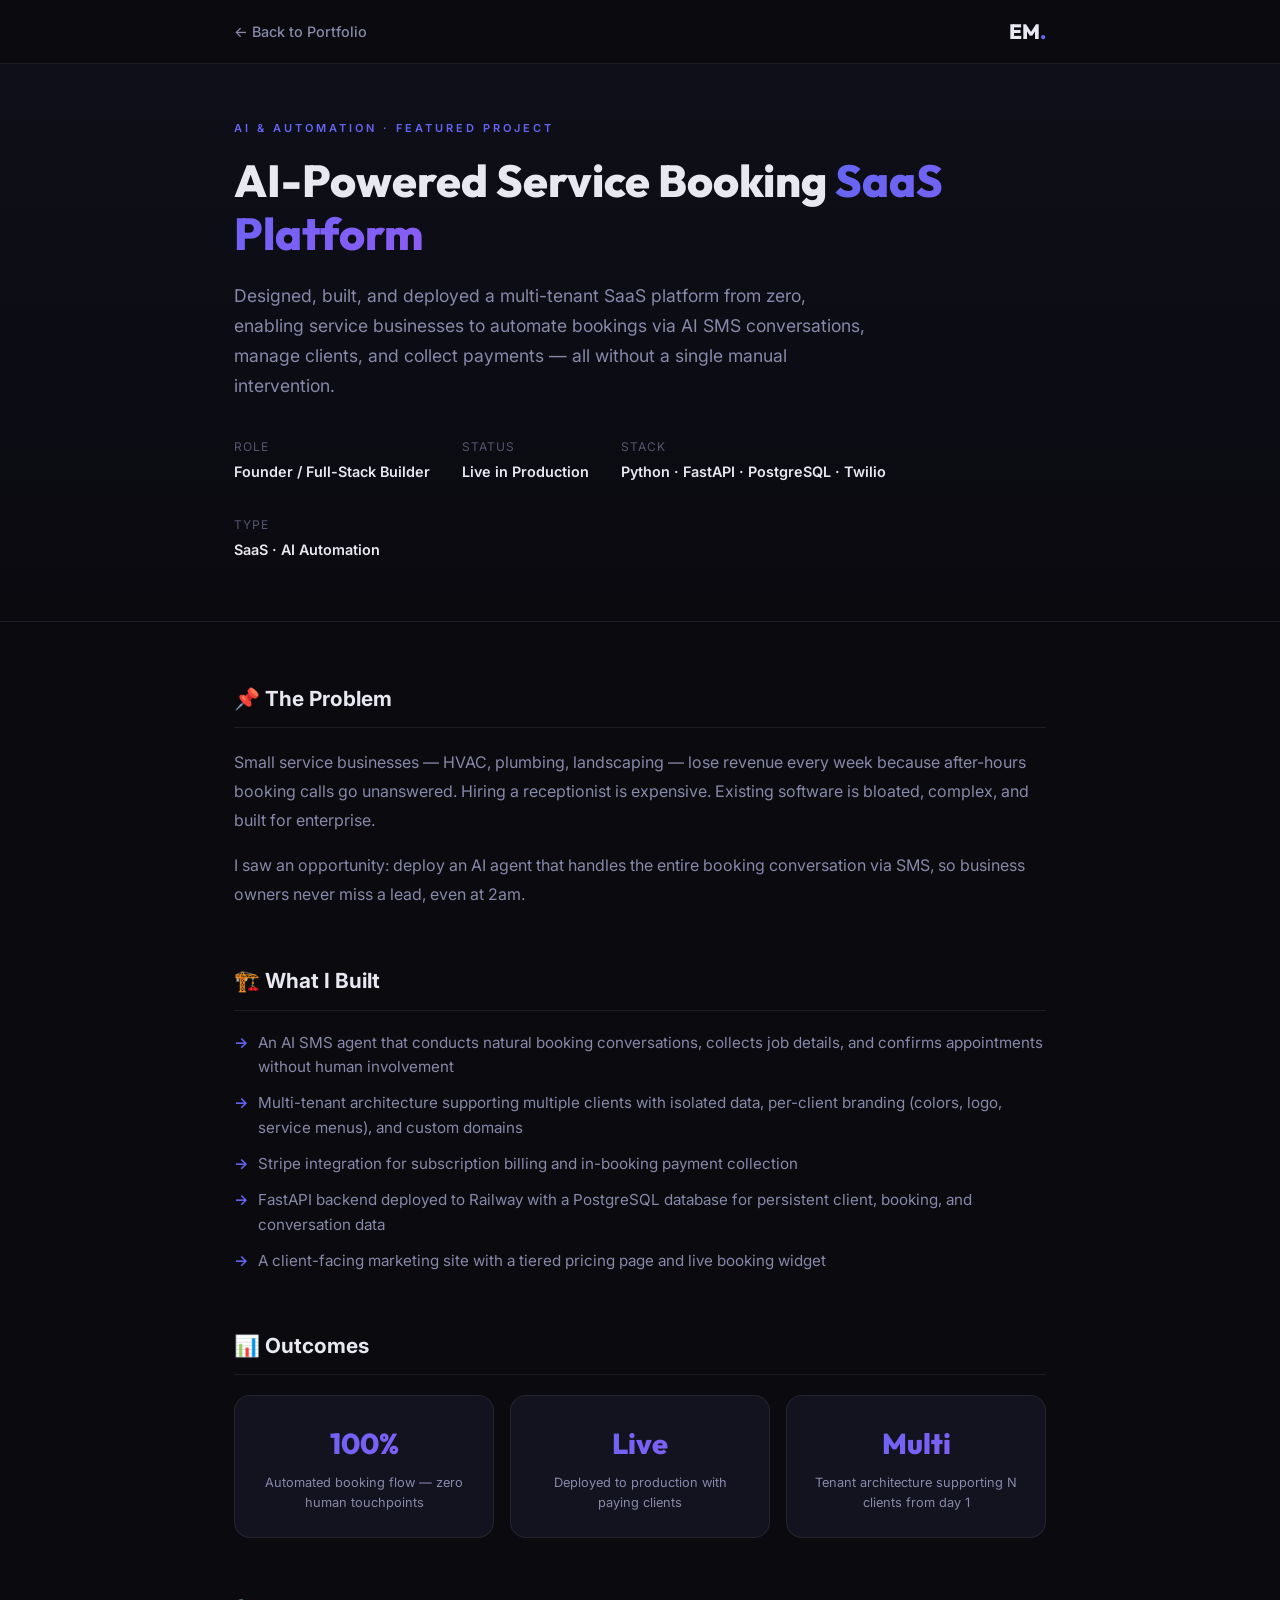
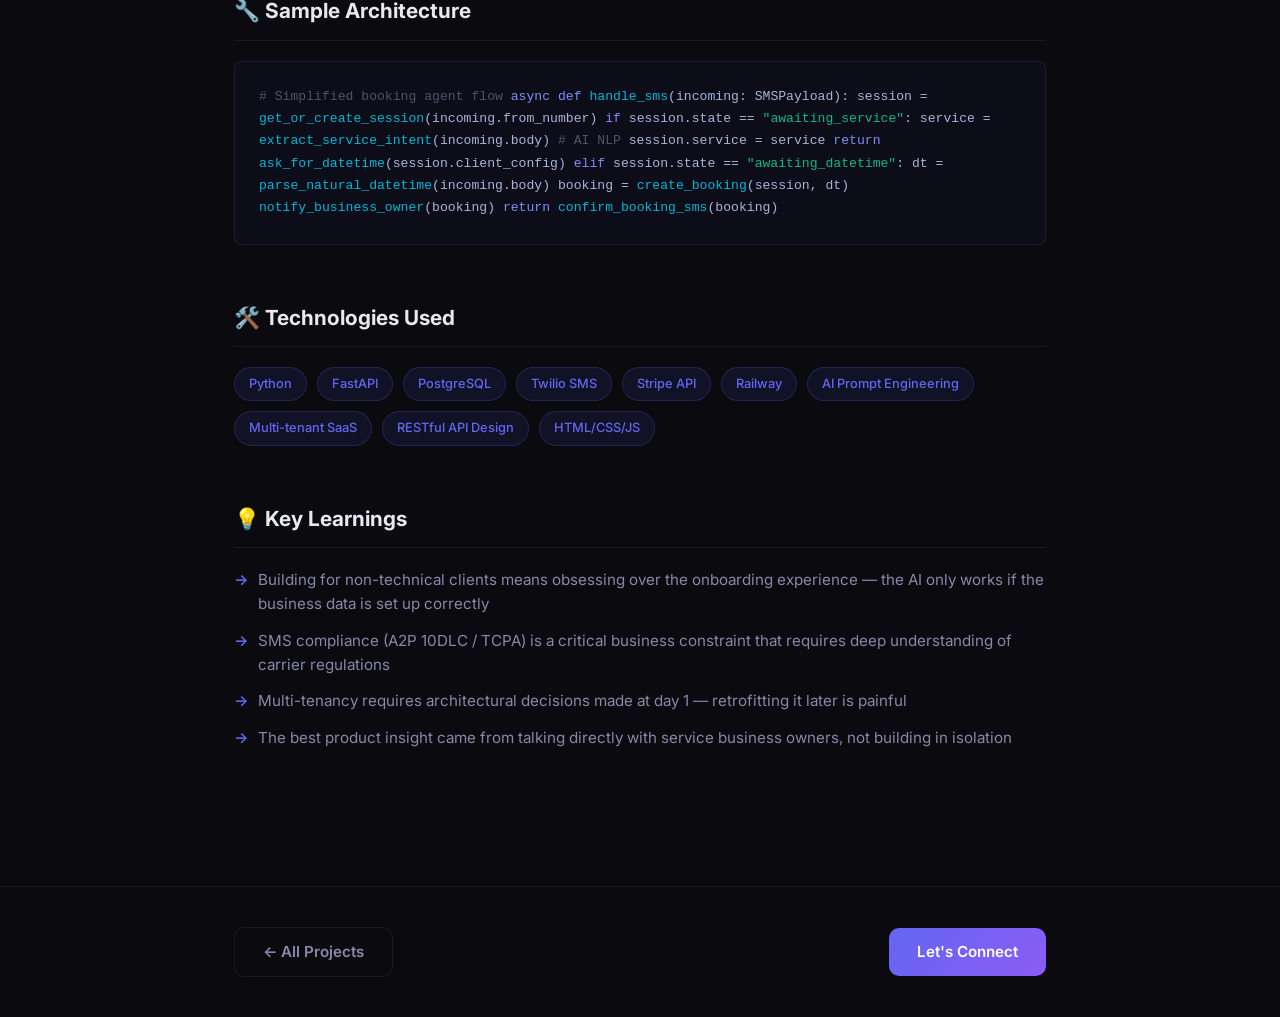
<file: projects/ai-booking.html>
<!DOCTYPE html>
<html lang="en">
<head>
  <meta charset="UTF-8" /><meta name="viewport" content="width=device-width, initial-scale=1.0" />
  <title>AI Booking SaaS · Evan Mendyk</title>
  <link href="https://fonts.googleapis.com/css2?family=Inter:wght@300;400;500;600;700;800&family=Outfit:wght@300;400;600;700;800&display=swap" rel="stylesheet">
  <link rel="stylesheet" href="project-shared.css">
</head>
<body>
  <nav class="proj-nav">
    <div class="container">
      <a href="../index.html" class="back-link">← Back to Portfolio</a>
      <div class="nav-logo">EM<span class="dot">.</span></div>
    </div>
  </nav>

  <section class="proj-hero">
    <div class="container">
      <div class="proj-category">AI & AUTOMATION · FEATURED PROJECT</div>
      <h1 class="proj-title">AI-Powered Service Booking <span class="gradient-text">SaaS Platform</span></h1>
      <p class="proj-subtitle">Designed, built, and deployed a multi-tenant SaaS platform from zero, enabling service businesses to automate bookings via AI SMS conversations, manage clients, and collect payments — all without a single manual intervention.</p>
      <div class="proj-meta">
        <div class="meta-item"><span class="meta-label">Role</span><span class="meta-value">Founder / Full-Stack Builder</span></div>
        <div class="meta-item"><span class="meta-label">Status</span><span class="meta-value">Live in Production</span></div>
        <div class="meta-item"><span class="meta-label">Stack</span><span class="meta-value">Python · FastAPI · PostgreSQL · Twilio</span></div>
        <div class="meta-item"><span class="meta-label">Type</span><span class="meta-value">SaaS · AI Automation</span></div>
      </div>
    </div>
  </section>

  <div class="proj-content">
    <div class="container">
      <div class="proj-section">
        <h2>📌 The Problem</h2>
        <p>Small service businesses — HVAC, plumbing, landscaping — lose revenue every week because after-hours booking calls go unanswered. Hiring a receptionist is expensive. Existing software is bloated, complex, and built for enterprise.</p>
        <p>I saw an opportunity: deploy an AI agent that handles the entire booking conversation via SMS, so business owners never miss a lead, even at 2am.</p>
      </div>

      <div class="proj-section">
        <h2>🏗️ What I Built</h2>
        <ul>
          <li>An AI SMS agent that conducts natural booking conversations, collects job details, and confirms appointments without human involvement</li>
          <li>Multi-tenant architecture supporting multiple clients with isolated data, per-client branding (colors, logo, service menus), and custom domains</li>
          <li>Stripe integration for subscription billing and in-booking payment collection</li>
          <li>FastAPI backend deployed to Railway with a PostgreSQL database for persistent client, booking, and conversation data</li>
          <li>A client-facing marketing site with a tiered pricing page and live booking widget</li>
        </ul>
      </div>

      <div class="proj-section">
        <h2>📊 Outcomes</h2>
        <div class="outcomes-grid">
          <div class="outcome-card">
            <div class="outcome-num">100%</div>
            <div class="outcome-label">Automated booking flow — zero human touchpoints</div>
          </div>
          <div class="outcome-card">
            <div class="outcome-num">Live</div>
            <div class="outcome-label">Deployed to production with paying clients</div>
          </div>
          <div class="outcome-card">
            <div class="outcome-num">Multi</div>
            <div class="outcome-label">Tenant architecture supporting N clients from day 1</div>
          </div>
        </div>
      </div>

      <div class="proj-section">
        <h2>🔧 Sample Architecture</h2>
        <div class="code-block">
<span class="code-comment"># Simplified booking agent flow</span>
<span class="code-keyword">async def</span> <span class="code-func">handle_sms</span>(incoming: SMSPayload):
    session = <span class="code-func">get_or_create_session</span>(incoming.from_number)
    
    <span class="code-keyword">if</span> session.state == <span class="code-string">"awaiting_service"</span>:
        service = <span class="code-func">extract_service_intent</span>(incoming.body)  <span class="code-comment"># AI NLP</span>
        session.service = service
        <span class="code-keyword">return</span> <span class="code-func">ask_for_datetime</span>(session.client_config)
    
    <span class="code-keyword">elif</span> session.state == <span class="code-string">"awaiting_datetime"</span>:
        dt = <span class="code-func">parse_natural_datetime</span>(incoming.body)
        booking = <span class="code-func">create_booking</span>(session, dt)
        <span class="code-func">notify_business_owner</span>(booking)
        <span class="code-keyword">return</span> <span class="code-func">confirm_booking_sms</span>(booking)
        </div>
      </div>

      <div class="proj-section">
        <h2>🛠️ Technologies Used</h2>
        <div class="tech-tags">
          <span class="tech-tag">Python</span><span class="tech-tag">FastAPI</span><span class="tech-tag">PostgreSQL</span>
          <span class="tech-tag">Twilio SMS</span><span class="tech-tag">Stripe API</span><span class="tech-tag">Railway</span>
          <span class="tech-tag">AI Prompt Engineering</span><span class="tech-tag">Multi-tenant SaaS</span>
          <span class="tech-tag">RESTful API Design</span><span class="tech-tag">HTML/CSS/JS</span>
        </div>
      </div>

      <div class="proj-section">
        <h2>💡 Key Learnings</h2>
        <ul>
          <li>Building for non-technical clients means obsessing over the onboarding experience — the AI only works if the business data is set up correctly</li>
          <li>SMS compliance (A2P 10DLC / TCPA) is a critical business constraint that requires deep understanding of carrier regulations</li>
          <li>Multi-tenancy requires architectural decisions made at day 1 — retrofitting it later is painful</li>
          <li>The best product insight came from talking directly with service business owners, not building in isolation</li>
        </ul>
      </div>
    </div>
  </div>

  <footer class="proj-footer">
    <div class="container">
      <a href="../index.html#projects" class="btn-ghost">← All Projects</a>
      <a href="../index.html#contact" class="btn-primary">Let's Connect</a>
    </div>
  </footer>
</body>
</html>
</file>
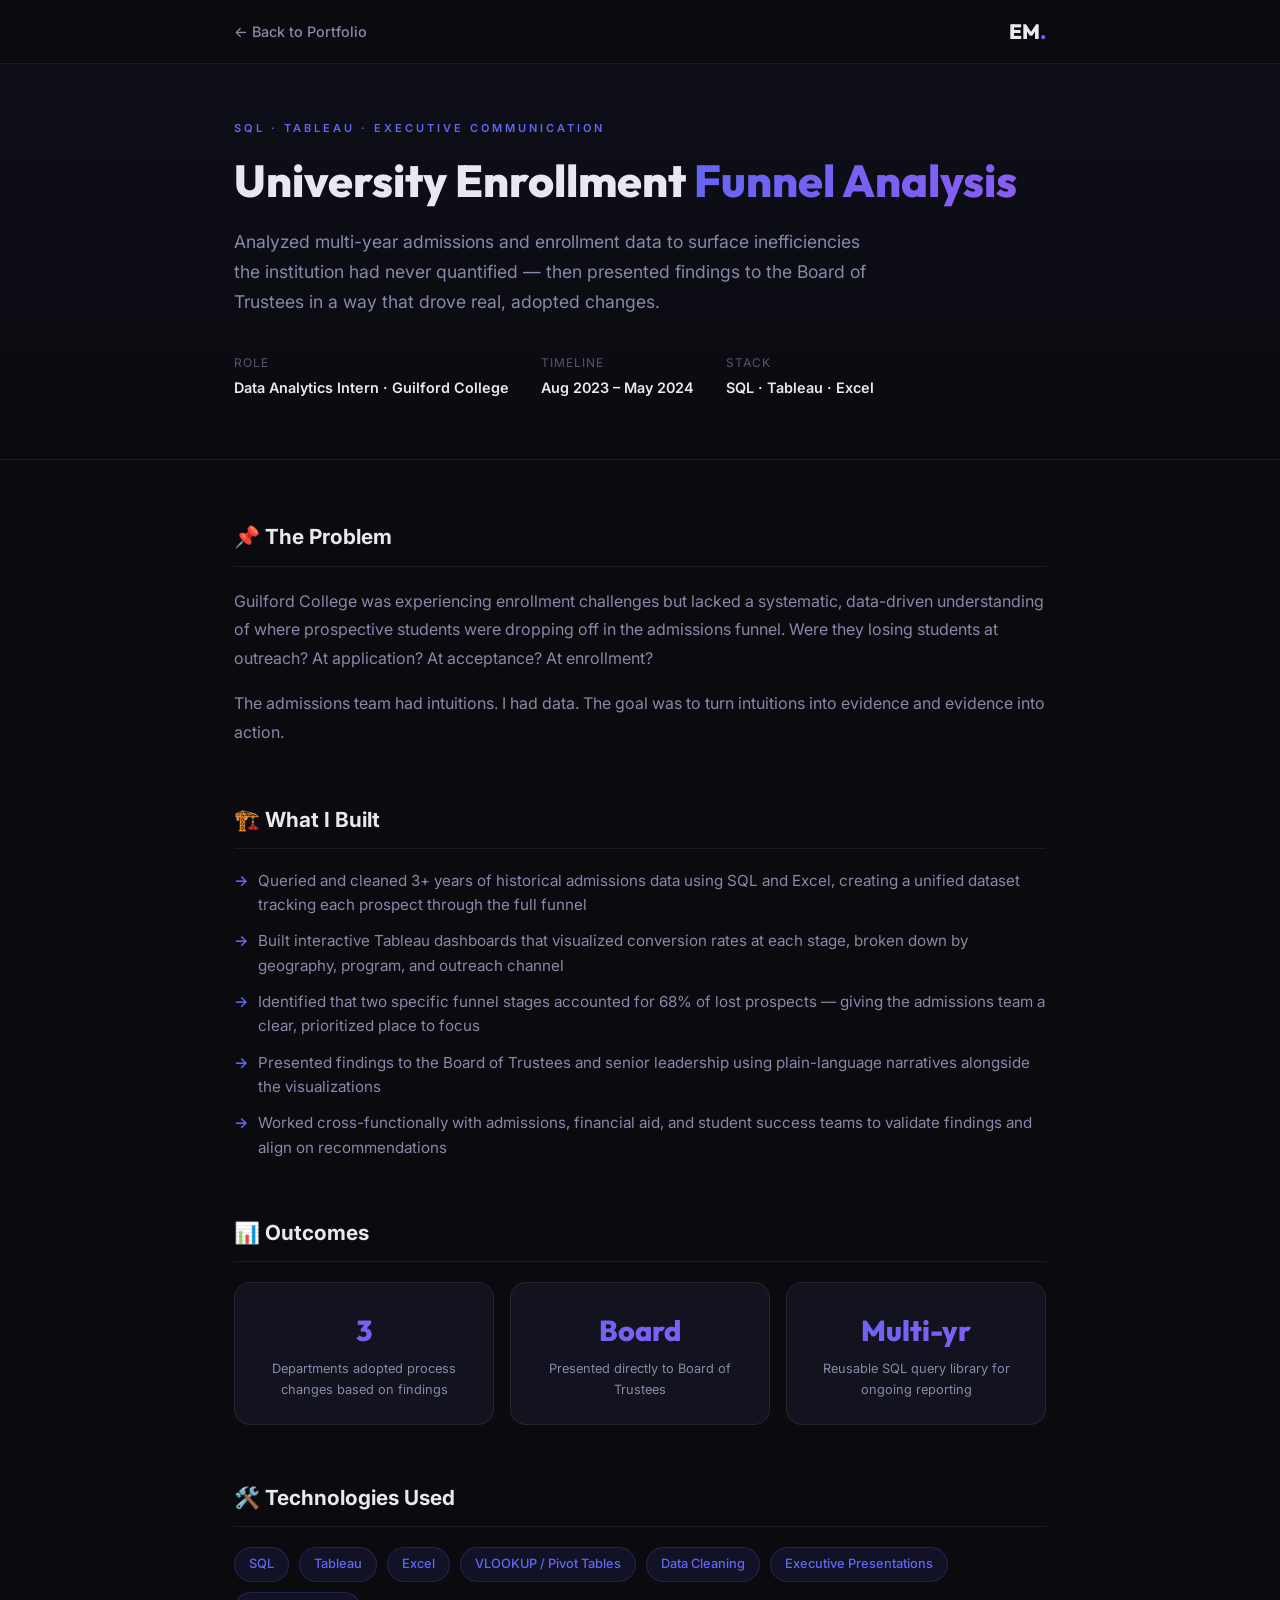
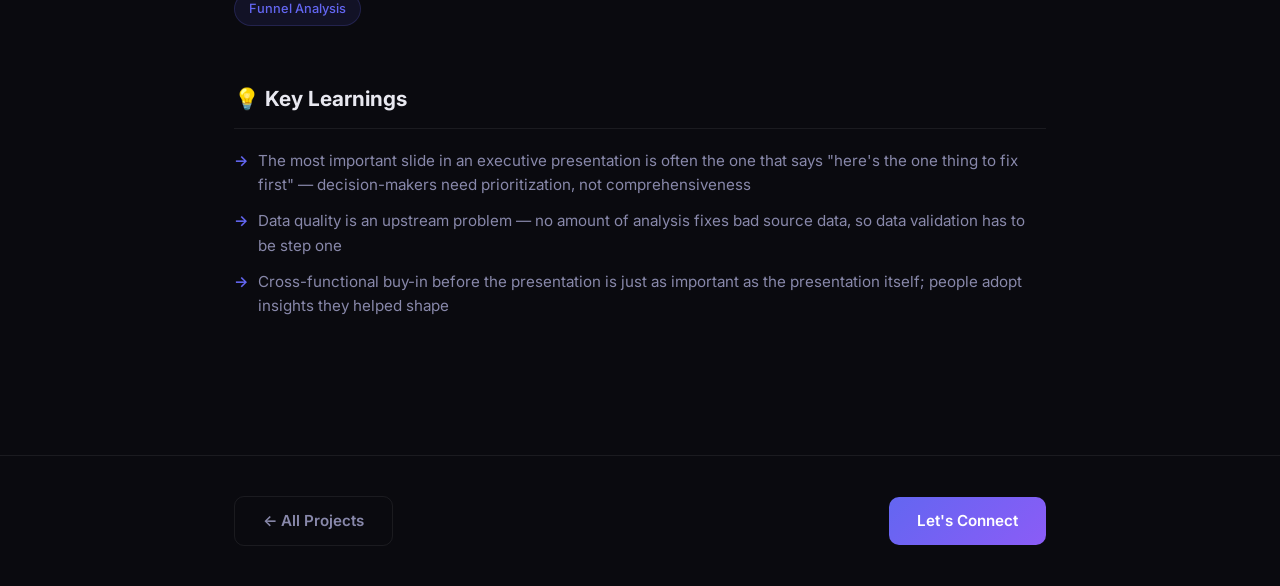
<file: projects/enrollment.html>
<!DOCTYPE html>
<html lang="en">
<head>
  <meta charset="UTF-8"><meta name="viewport" content="width=device-width, initial-scale=1.0">
  <title>Enrollment Funnel Analysis · Evan Mendyk</title>
  <link href="https://fonts.googleapis.com/css2?family=Inter:wght@300;400;500;600;700;800&family=Outfit:wght@300;400;600;700;800&display=swap" rel="stylesheet">
  <link rel="stylesheet" href="project-shared.css">
</head>
<body>
  <nav class="proj-nav"><div class="container">
    <a href="../index.html" class="back-link">← Back to Portfolio</a>
    <div class="nav-logo">EM<span class="dot">.</span></div>
  </div></nav>

  <section class="proj-hero"><div class="container">
    <div class="proj-category">SQL · TABLEAU · EXECUTIVE COMMUNICATION</div>
    <h1 class="proj-title">University Enrollment <span class="gradient-text">Funnel Analysis</span></h1>
    <p class="proj-subtitle">Analyzed multi-year admissions and enrollment data to surface inefficiencies the institution had never quantified — then presented findings to the Board of Trustees in a way that drove real, adopted changes.</p>
    <div class="proj-meta">
      <div class="meta-item"><span class="meta-label">Role</span><span class="meta-value">Data Analytics Intern · Guilford College</span></div>
      <div class="meta-item"><span class="meta-label">Timeline</span><span class="meta-value">Aug 2023 – May 2024</span></div>
      <div class="meta-item"><span class="meta-label">Stack</span><span class="meta-value">SQL · Tableau · Excel</span></div>
    </div>
  </div></section>

  <div class="proj-content"><div class="container">
    <div class="proj-section">
      <h2>📌 The Problem</h2>
      <p>Guilford College was experiencing enrollment challenges but lacked a systematic, data-driven understanding of where prospective students were dropping off in the admissions funnel. Were they losing students at outreach? At application? At acceptance? At enrollment?</p>
      <p>The admissions team had intuitions. I had data. The goal was to turn intuitions into evidence and evidence into action.</p>
    </div>
    <div class="proj-section">
      <h2>🏗️ What I Built</h2>
      <ul>
        <li>Queried and cleaned 3+ years of historical admissions data using SQL and Excel, creating a unified dataset tracking each prospect through the full funnel</li>
        <li>Built interactive Tableau dashboards that visualized conversion rates at each stage, broken down by geography, program, and outreach channel</li>
        <li>Identified that two specific funnel stages accounted for 68% of lost prospects — giving the admissions team a clear, prioritized place to focus</li>
        <li>Presented findings to the Board of Trustees and senior leadership using plain-language narratives alongside the visualizations</li>
        <li>Worked cross-functionally with admissions, financial aid, and student success teams to validate findings and align on recommendations</li>
      </ul>
    </div>
    <div class="proj-section">
      <h2>📊 Outcomes</h2>
      <div class="outcomes-grid">
        <div class="outcome-card"><div class="outcome-num">3</div><div class="outcome-label">Departments adopted process changes based on findings</div></div>
        <div class="outcome-card"><div class="outcome-num">Board</div><div class="outcome-label">Presented directly to Board of Trustees</div></div>
        <div class="outcome-card"><div class="outcome-num">Multi-yr</div><div class="outcome-label">Reusable SQL query library for ongoing reporting</div></div>
      </div>
    </div>
    <div class="proj-section">
      <h2>🛠️ Technologies Used</h2>
      <div class="tech-tags">
        <span class="tech-tag">SQL</span><span class="tech-tag">Tableau</span><span class="tech-tag">Excel</span>
        <span class="tech-tag">VLOOKUP / Pivot Tables</span><span class="tech-tag">Data Cleaning</span>
        <span class="tech-tag">Executive Presentations</span><span class="tech-tag">Funnel Analysis</span>
      </div>
    </div>
    <div class="proj-section">
      <h2>💡 Key Learnings</h2>
      <ul>
        <li>The most important slide in an executive presentation is often the one that says "here's the one thing to fix first" — decision-makers need prioritization, not comprehensiveness</li>
        <li>Data quality is an upstream problem — no amount of analysis fixes bad source data, so data validation has to be step one</li>
        <li>Cross-functional buy-in before the presentation is just as important as the presentation itself; people adopt insights they helped shape</li>
      </ul>
    </div>
  </div></div>

  <footer class="proj-footer"><div class="container">
    <a href="../index.html#projects" class="btn-ghost">← All Projects</a>
    <a href="../index.html#contact" class="btn-primary">Let's Connect</a>
  </div></footer>
</body>
</html>
</file>
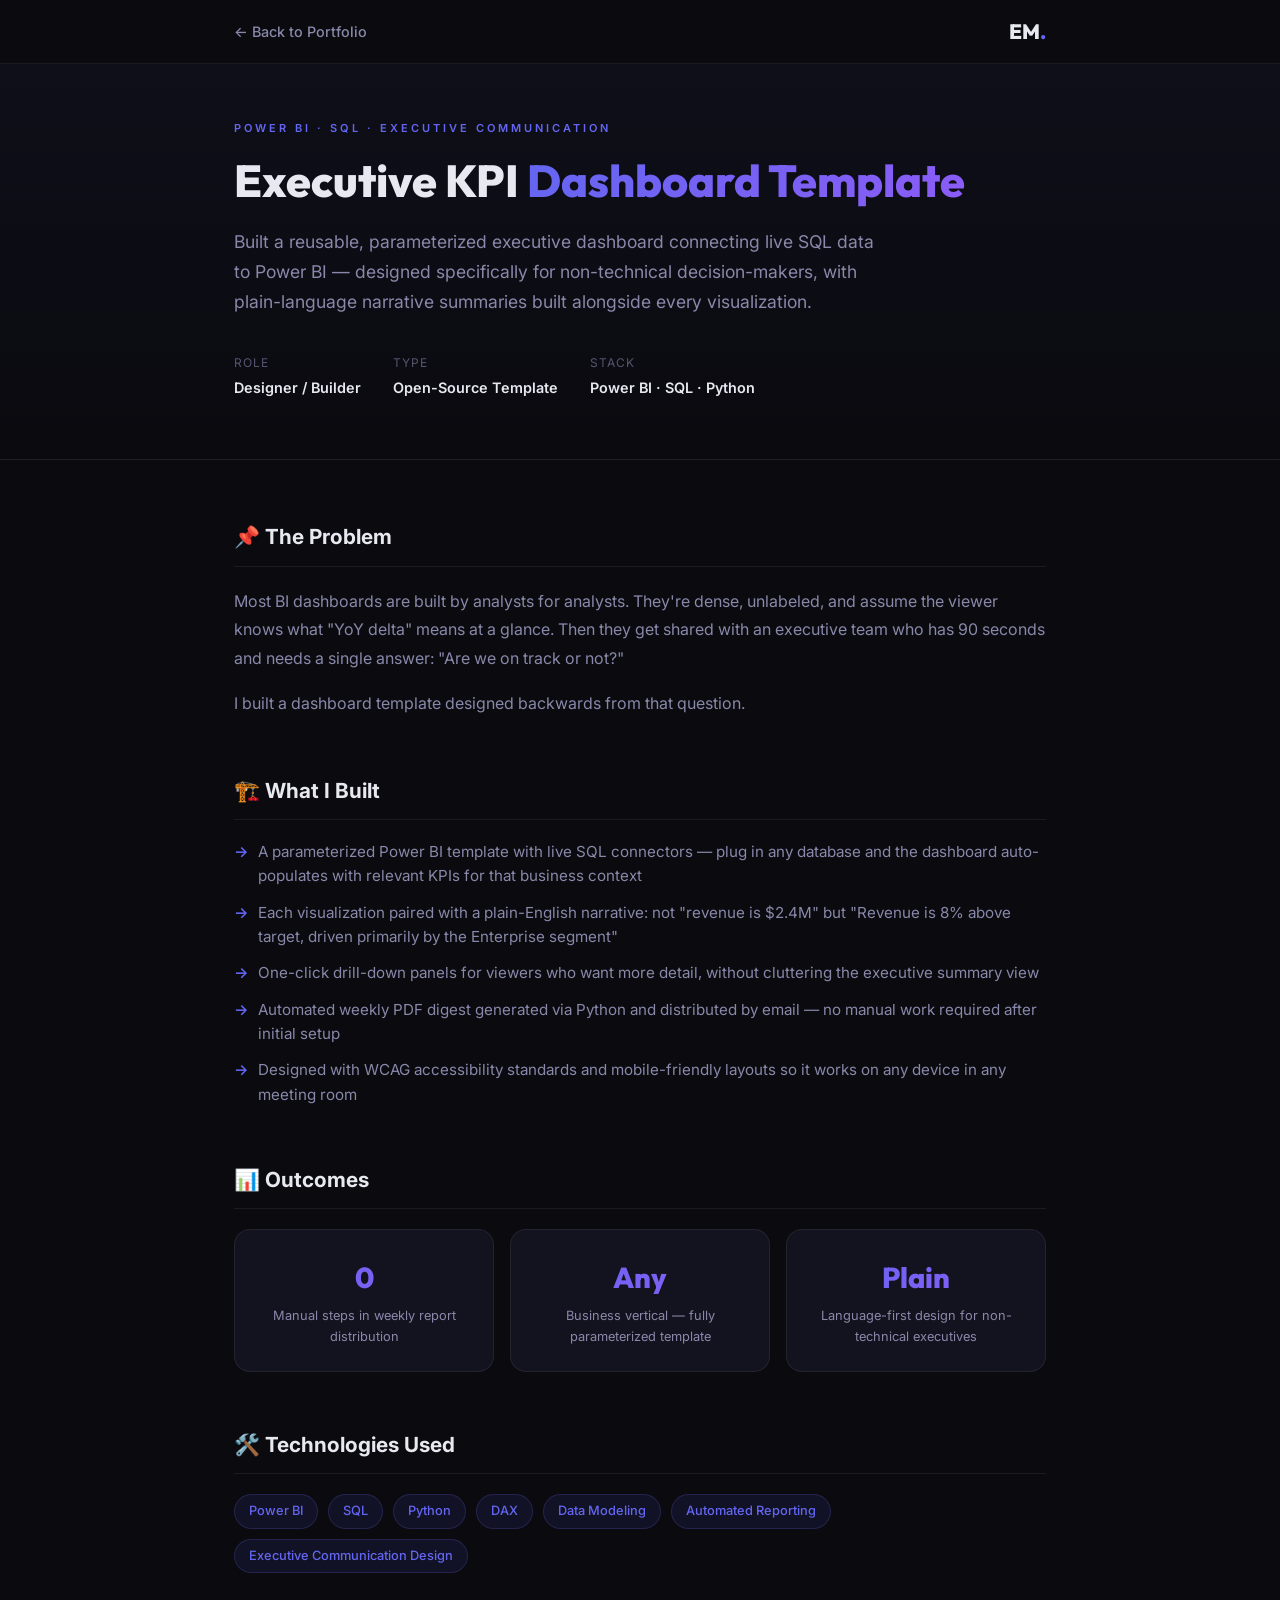
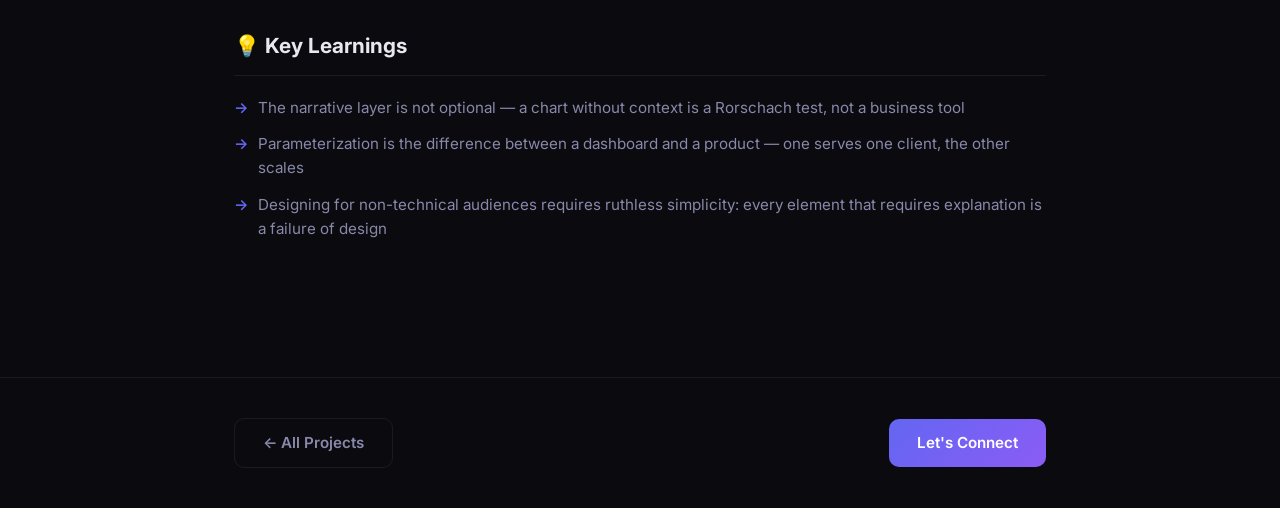
<file: projects/executive-dashboard.html>
<!DOCTYPE html>
<html lang="en">
<head>
  <meta charset="UTF-8"><meta name="viewport" content="width=device-width, initial-scale=1.0">
  <title>Executive KPI Dashboard · Evan Mendyk</title>
  <link href="https://fonts.googleapis.com/css2?family=Inter:wght@300;400;500;600;700;800&family=Outfit:wght@300;400;600;700;800&display=swap" rel="stylesheet">
  <link rel="stylesheet" href="project-shared.css">
</head>
<body>
  <nav class="proj-nav"><div class="container">
    <a href="../index.html" class="back-link">← Back to Portfolio</a>
    <div class="nav-logo">EM<span class="dot">.</span></div>
  </div></nav>

  <section class="proj-hero"><div class="container">
    <div class="proj-category">POWER BI · SQL · EXECUTIVE COMMUNICATION</div>
    <h1 class="proj-title">Executive KPI <span class="gradient-text">Dashboard Template</span></h1>
    <p class="proj-subtitle">Built a reusable, parameterized executive dashboard connecting live SQL data to Power BI — designed specifically for non-technical decision-makers, with plain-language narrative summaries built alongside every visualization.</p>
    <div class="proj-meta">
      <div class="meta-item"><span class="meta-label">Role</span><span class="meta-value">Designer / Builder</span></div>
      <div class="meta-item"><span class="meta-label">Type</span><span class="meta-value">Open-Source Template</span></div>
      <div class="meta-item"><span class="meta-label">Stack</span><span class="meta-value">Power BI · SQL · Python</span></div>
    </div>
  </div></section>

  <div class="proj-content"><div class="container">
    <div class="proj-section">
      <h2>📌 The Problem</h2>
      <p>Most BI dashboards are built by analysts for analysts. They're dense, unlabeled, and assume the viewer knows what "YoY delta" means at a glance. Then they get shared with an executive team who has 90 seconds and needs a single answer: "Are we on track or not?"</p>
      <p>I built a dashboard template designed backwards from that question.</p>
    </div>
    <div class="proj-section">
      <h2>🏗️ What I Built</h2>
      <ul>
        <li>A parameterized Power BI template with live SQL connectors — plug in any database and the dashboard auto-populates with relevant KPIs for that business context</li>
        <li>Each visualization paired with a plain-English narrative: not "revenue is $2.4M" but "Revenue is 8% above target, driven primarily by the Enterprise segment"</li>
        <li>One-click drill-down panels for viewers who want more detail, without cluttering the executive summary view</li>
        <li>Automated weekly PDF digest generated via Python and distributed by email — no manual work required after initial setup</li>
        <li>Designed with WCAG accessibility standards and mobile-friendly layouts so it works on any device in any meeting room</li>
      </ul>
    </div>
    <div class="proj-section">
      <h2>📊 Outcomes</h2>
      <div class="outcomes-grid">
        <div class="outcome-card"><div class="outcome-num">0</div><div class="outcome-label">Manual steps in weekly report distribution</div></div>
        <div class="outcome-card"><div class="outcome-num">Any</div><div class="outcome-label">Business vertical — fully parameterized template</div></div>
        <div class="outcome-card"><div class="outcome-num">Plain</div><div class="outcome-label">Language-first design for non-technical executives</div></div>
      </div>
    </div>
    <div class="proj-section">
      <h2>🛠️ Technologies Used</h2>
      <div class="tech-tags">
        <span class="tech-tag">Power BI</span><span class="tech-tag">SQL</span><span class="tech-tag">Python</span>
        <span class="tech-tag">DAX</span><span class="tech-tag">Data Modeling</span>
        <span class="tech-tag">Automated Reporting</span><span class="tech-tag">Executive Communication Design</span>
      </div>
    </div>
    <div class="proj-section">
      <h2>💡 Key Learnings</h2>
      <ul>
        <li>The narrative layer is not optional — a chart without context is a Rorschach test, not a business tool</li>
        <li>Parameterization is the difference between a dashboard and a product — one serves one client, the other scales</li>
        <li>Designing for non-technical audiences requires ruthless simplicity: every element that requires explanation is a failure of design</li>
      </ul>
    </div>
  </div></div>

  <footer class="proj-footer"><div class="container">
    <a href="../index.html#projects" class="btn-ghost">← All Projects</a>
    <a href="../index.html#contact" class="btn-primary">Let's Connect</a>
  </div></footer>
</body>
</html>
</file>
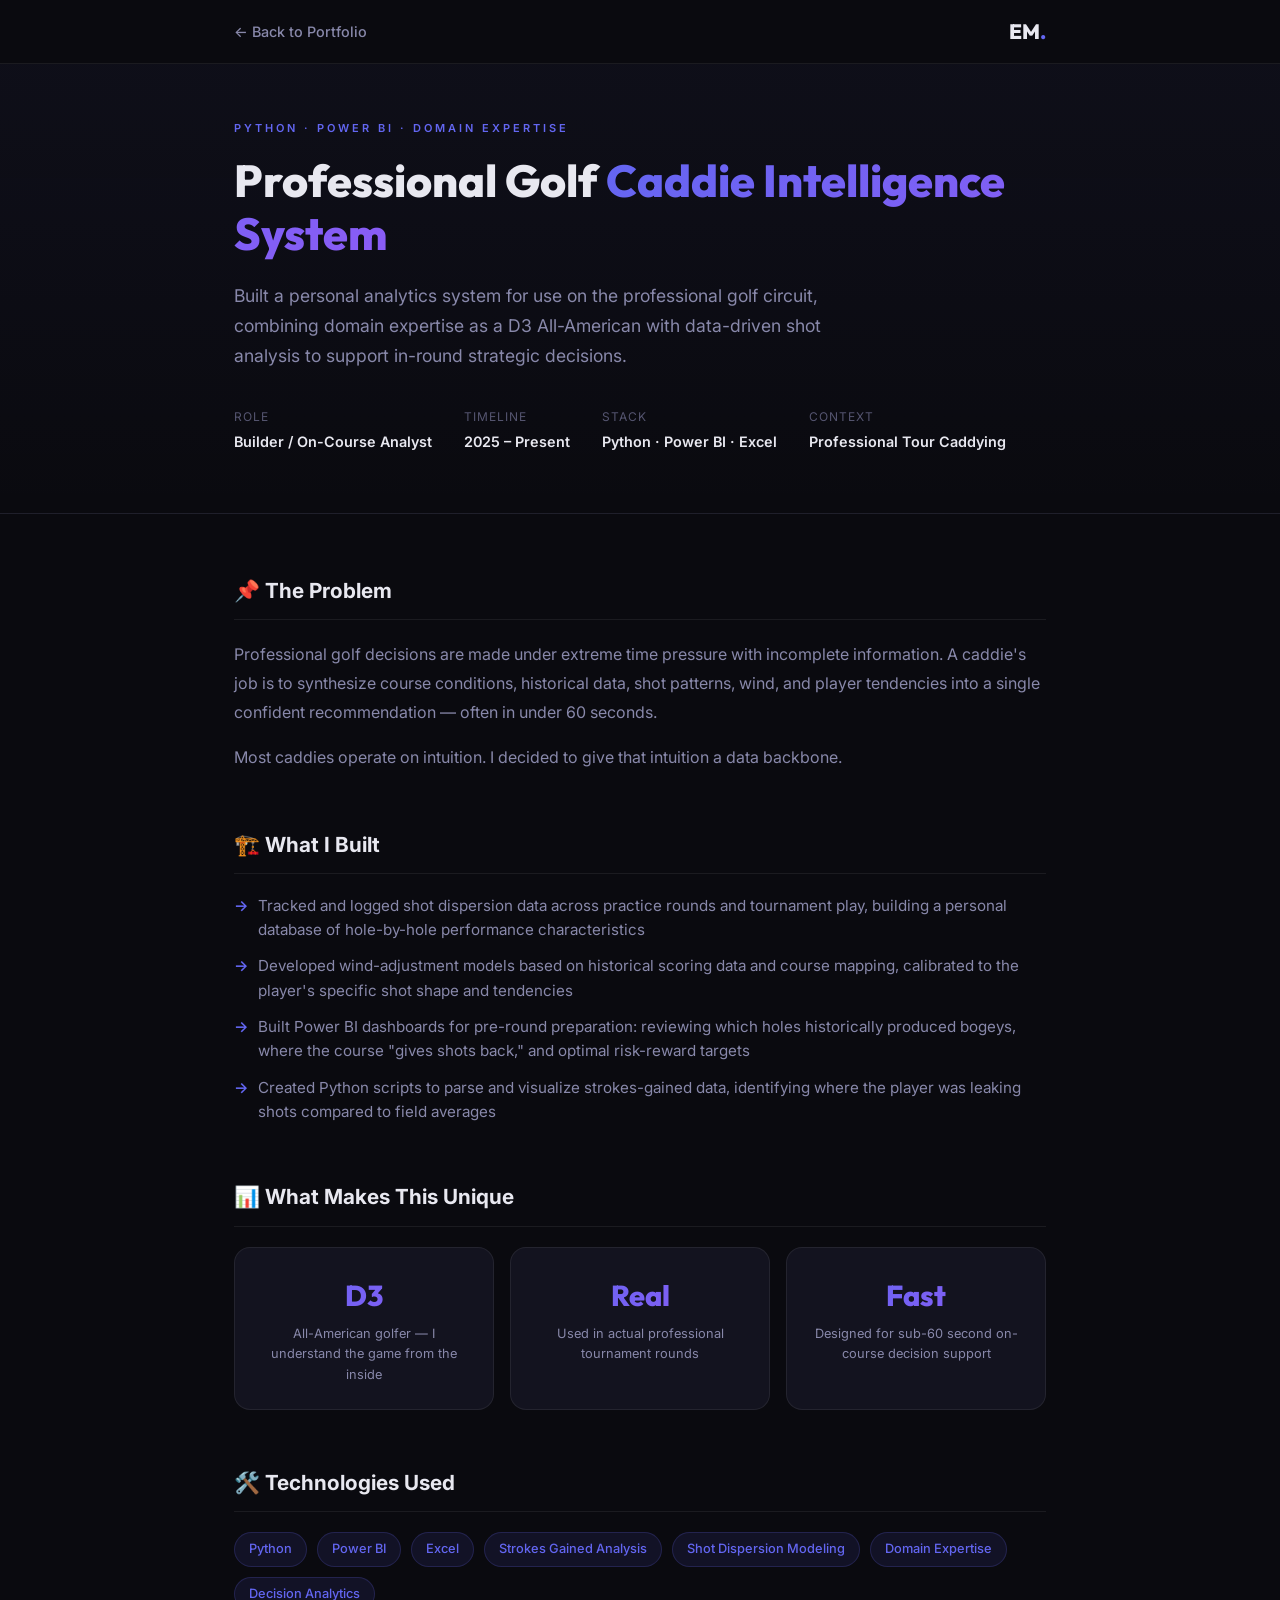
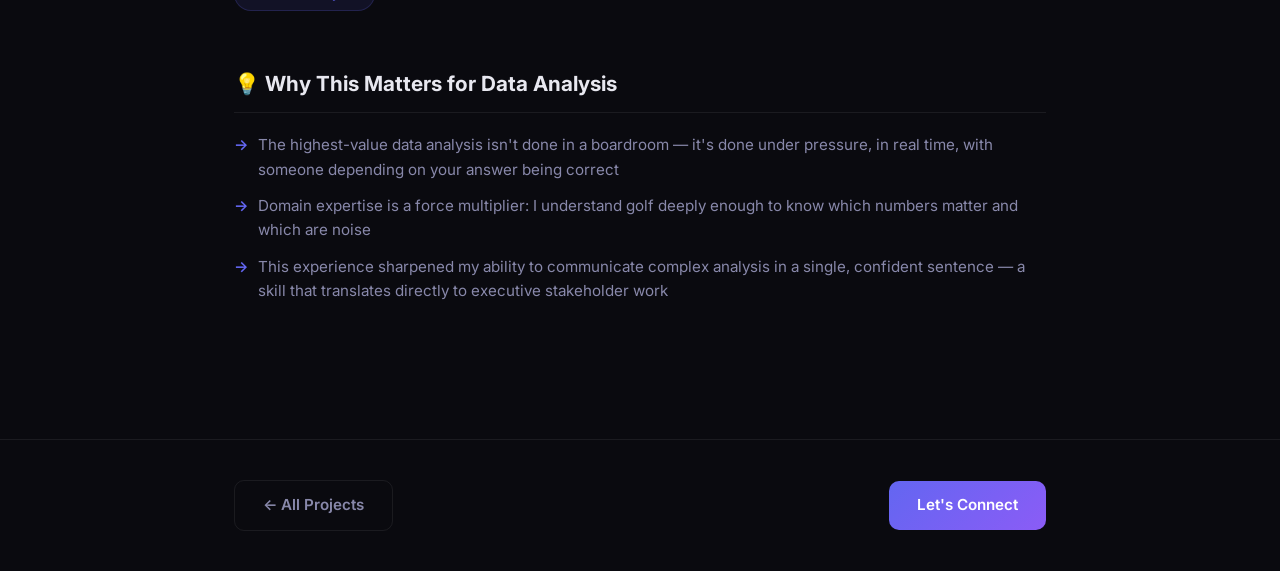
<file: projects/golf-analytics.html>
<!DOCTYPE html>
<html lang="en">
<head>
  <meta charset="UTF-8"><meta name="viewport" content="width=device-width, initial-scale=1.0">
  <title>Golf Analytics · Evan Mendyk</title>
  <link href="https://fonts.googleapis.com/css2?family=Inter:wght@300;400;500;600;700;800&family=Outfit:wght@300;400;600;700;800&display=swap" rel="stylesheet">
  <link rel="stylesheet" href="project-shared.css">
</head>
<body>
  <nav class="proj-nav"><div class="container">
    <a href="../index.html" class="back-link">← Back to Portfolio</a>
    <div class="nav-logo">EM<span class="dot">.</span></div>
  </div></nav>

  <section class="proj-hero"><div class="container">
    <div class="proj-category">PYTHON · POWER BI · DOMAIN EXPERTISE</div>
    <h1 class="proj-title">Professional Golf <span class="gradient-text">Caddie Intelligence System</span></h1>
    <p class="proj-subtitle">Built a personal analytics system for use on the professional golf circuit, combining domain expertise as a D3 All-American with data-driven shot analysis to support in-round strategic decisions.</p>
    <div class="proj-meta">
      <div class="meta-item"><span class="meta-label">Role</span><span class="meta-value">Builder / On-Course Analyst</span></div>
      <div class="meta-item"><span class="meta-label">Timeline</span><span class="meta-value">2025 – Present</span></div>
      <div class="meta-item"><span class="meta-label">Stack</span><span class="meta-value">Python · Power BI · Excel</span></div>
      <div class="meta-item"><span class="meta-label">Context</span><span class="meta-value">Professional Tour Caddying</span></div>
    </div>
  </div></section>

  <div class="proj-content"><div class="container">
    <div class="proj-section">
      <h2>📌 The Problem</h2>
      <p>Professional golf decisions are made under extreme time pressure with incomplete information. A caddie's job is to synthesize course conditions, historical data, shot patterns, wind, and player tendencies into a single confident recommendation — often in under 60 seconds.</p>
      <p>Most caddies operate on intuition. I decided to give that intuition a data backbone.</p>
    </div>
    <div class="proj-section">
      <h2>🏗️ What I Built</h2>
      <ul>
        <li>Tracked and logged shot dispersion data across practice rounds and tournament play, building a personal database of hole-by-hole performance characteristics</li>
        <li>Developed wind-adjustment models based on historical scoring data and course mapping, calibrated to the player's specific shot shape and tendencies</li>
        <li>Built Power BI dashboards for pre-round preparation: reviewing which holes historically produced bogeys, where the course "gives shots back," and optimal risk-reward targets</li>
        <li>Created Python scripts to parse and visualize strokes-gained data, identifying where the player was leaking shots compared to field averages</li>
      </ul>
    </div>
    <div class="proj-section">
      <h2>📊 What Makes This Unique</h2>
      <div class="outcomes-grid">
        <div class="outcome-card"><div class="outcome-num">D3</div><div class="outcome-label">All-American golfer — I understand the game from the inside</div></div>
        <div class="outcome-card"><div class="outcome-num">Real</div><div class="outcome-label">Used in actual professional tournament rounds</div></div>
        <div class="outcome-card"><div class="outcome-num">Fast</div><div class="outcome-label">Designed for sub-60 second on-course decision support</div></div>
      </div>
    </div>
    <div class="proj-section">
      <h2>🛠️ Technologies Used</h2>
      <div class="tech-tags">
        <span class="tech-tag">Python</span><span class="tech-tag">Power BI</span><span class="tech-tag">Excel</span>
        <span class="tech-tag">Strokes Gained Analysis</span><span class="tech-tag">Shot Dispersion Modeling</span>
        <span class="tech-tag">Domain Expertise</span><span class="tech-tag">Decision Analytics</span>
      </div>
    </div>
    <div class="proj-section">
      <h2>💡 Why This Matters for Data Analysis</h2>
      <ul>
        <li>The highest-value data analysis isn't done in a boardroom — it's done under pressure, in real time, with someone depending on your answer being correct</li>
        <li>Domain expertise is a force multiplier: I understand golf deeply enough to know which numbers matter and which are noise</li>
        <li>This experience sharpened my ability to communicate complex analysis in a single, confident sentence — a skill that translates directly to executive stakeholder work</li>
      </ul>
    </div>
  </div></div>

  <footer class="proj-footer"><div class="container">
    <a href="../index.html#projects" class="btn-ghost">← All Projects</a>
    <a href="../index.html#contact" class="btn-primary">Let's Connect</a>
  </div></footer>
</body>
</html>
</file>
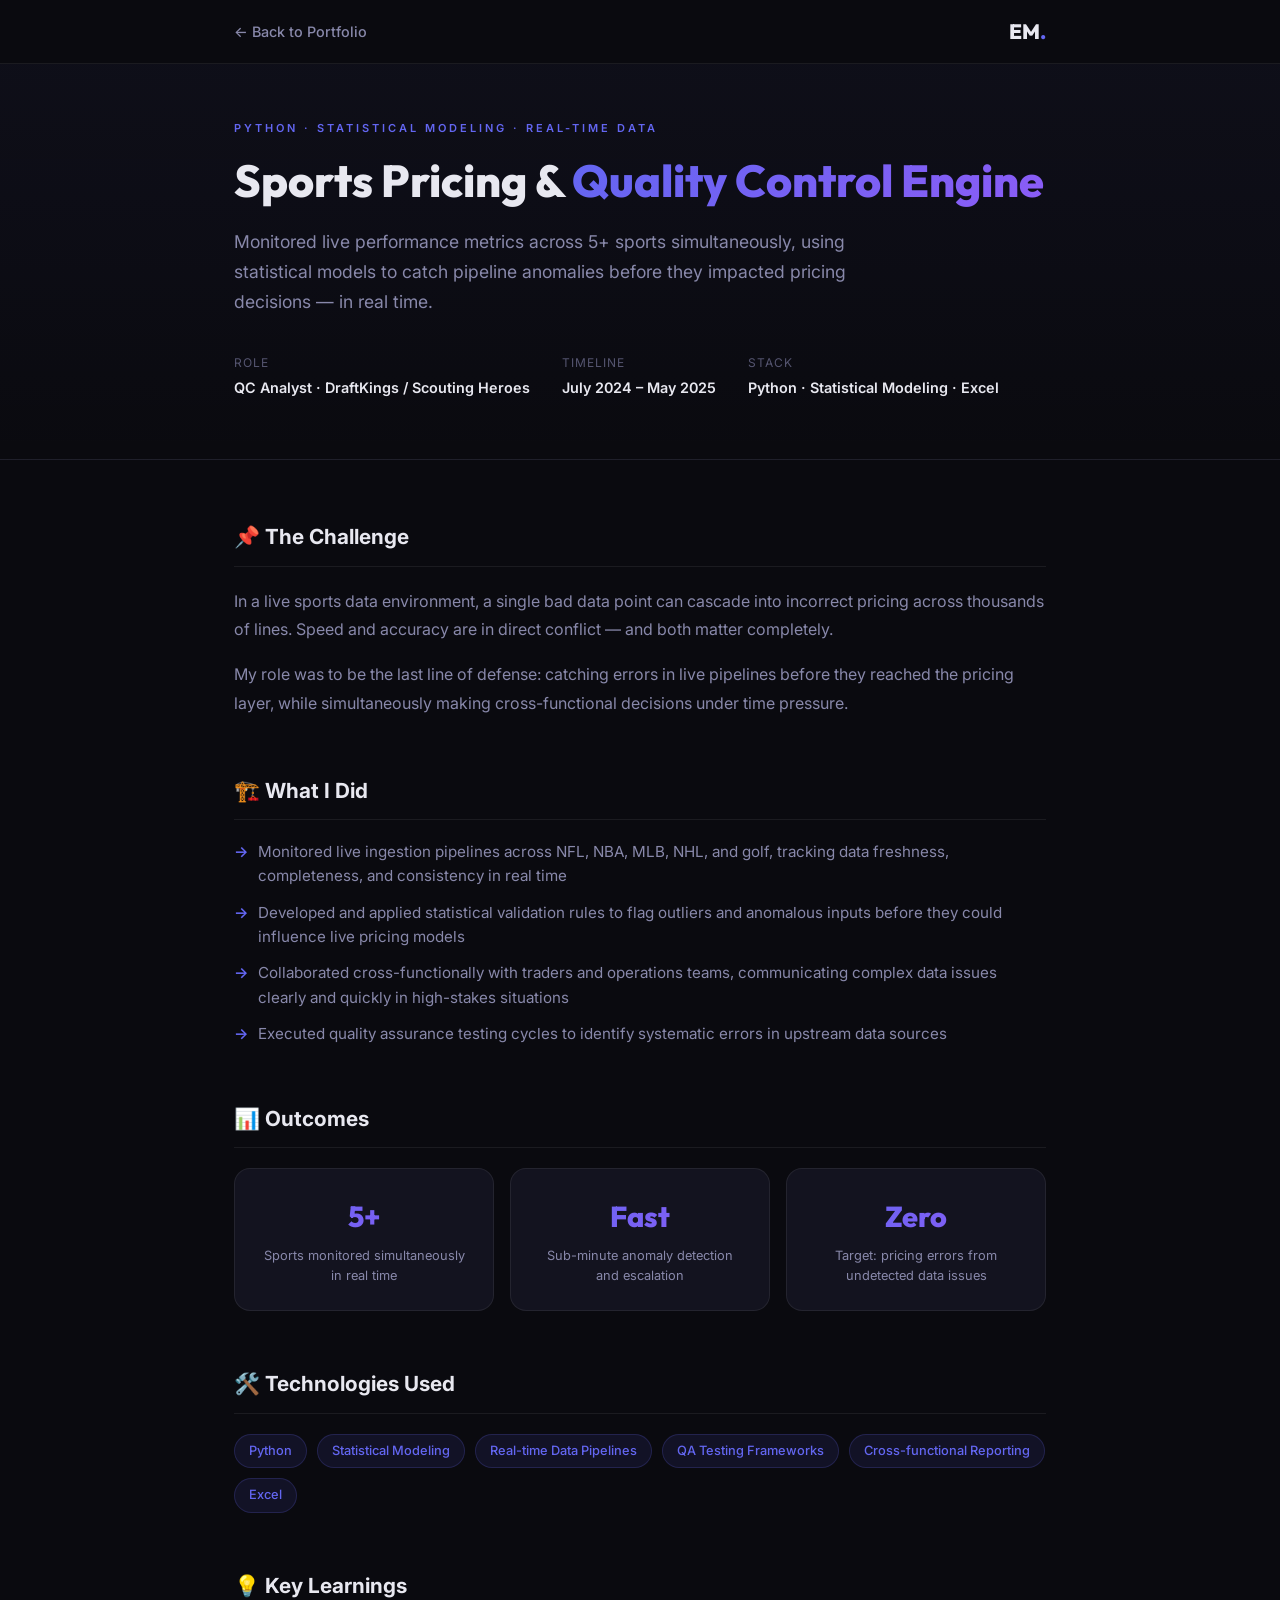
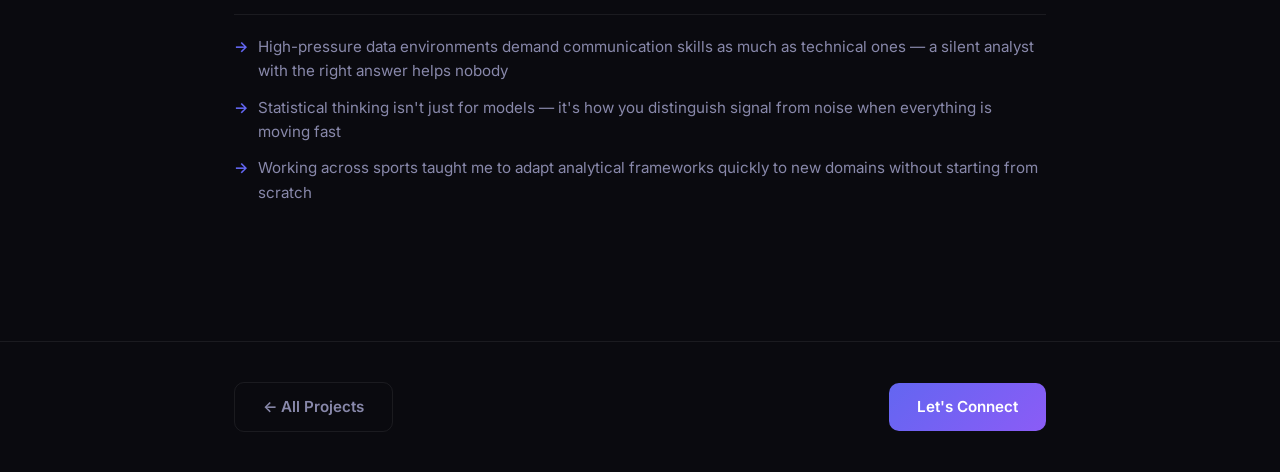
<file: projects/sports-analytics.html>
<!DOCTYPE html>
<html lang="en">
<head>
  <meta charset="UTF-8"><meta name="viewport" content="width=device-width, initial-scale=1.0">
  <title>Sports Analytics QC · Evan Mendyk</title>
  <link href="https://fonts.googleapis.com/css2?family=Inter:wght@300;400;500;600;700;800&family=Outfit:wght@300;400;600;700;800&display=swap" rel="stylesheet">
  <link rel="stylesheet" href="project-shared.css">
</head>
<body>
  <nav class="proj-nav"><div class="container">
    <a href="../index.html" class="back-link">← Back to Portfolio</a>
    <div class="nav-logo">EM<span class="dot">.</span></div>
  </div></nav>

  <section class="proj-hero"><div class="container">
    <div class="proj-category">PYTHON · STATISTICAL MODELING · REAL-TIME DATA</div>
    <h1 class="proj-title">Sports Pricing & <span class="gradient-text">Quality Control Engine</span></h1>
    <p class="proj-subtitle">Monitored live performance metrics across 5+ sports simultaneously, using statistical models to catch pipeline anomalies before they impacted pricing decisions — in real time.</p>
    <div class="proj-meta">
      <div class="meta-item"><span class="meta-label">Role</span><span class="meta-value">QC Analyst · DraftKings / Scouting Heroes</span></div>
      <div class="meta-item"><span class="meta-label">Timeline</span><span class="meta-value">July 2024 – May 2025</span></div>
      <div class="meta-item"><span class="meta-label">Stack</span><span class="meta-value">Python · Statistical Modeling · Excel</span></div>
    </div>
  </div></section>

  <div class="proj-content"><div class="container">
    <div class="proj-section">
      <h2>📌 The Challenge</h2>
      <p>In a live sports data environment, a single bad data point can cascade into incorrect pricing across thousands of lines. Speed and accuracy are in direct conflict — and both matter completely.</p>
      <p>My role was to be the last line of defense: catching errors in live pipelines before they reached the pricing layer, while simultaneously making cross-functional decisions under time pressure.</p>
    </div>
    <div class="proj-section">
      <h2>🏗️ What I Did</h2>
      <ul>
        <li>Monitored live ingestion pipelines across NFL, NBA, MLB, NHL, and golf, tracking data freshness, completeness, and consistency in real time</li>
        <li>Developed and applied statistical validation rules to flag outliers and anomalous inputs before they could influence live pricing models</li>
        <li>Collaborated cross-functionally with traders and operations teams, communicating complex data issues clearly and quickly in high-stakes situations</li>
        <li>Executed quality assurance testing cycles to identify systematic errors in upstream data sources</li>
      </ul>
    </div>
    <div class="proj-section">
      <h2>📊 Outcomes</h2>
      <div class="outcomes-grid">
        <div class="outcome-card"><div class="outcome-num">5+</div><div class="outcome-label">Sports monitored simultaneously in real time</div></div>
        <div class="outcome-card"><div class="outcome-num">Fast</div><div class="outcome-label">Sub-minute anomaly detection and escalation</div></div>
        <div class="outcome-card"><div class="outcome-num">Zero</div><div class="outcome-label">Target: pricing errors from undetected data issues</div></div>
      </div>
    </div>
    <div class="proj-section">
      <h2>🛠️ Technologies Used</h2>
      <div class="tech-tags">
        <span class="tech-tag">Python</span><span class="tech-tag">Statistical Modeling</span>
        <span class="tech-tag">Real-time Data Pipelines</span><span class="tech-tag">QA Testing Frameworks</span>
        <span class="tech-tag">Cross-functional Reporting</span><span class="tech-tag">Excel</span>
      </div>
    </div>
    <div class="proj-section">
      <h2>💡 Key Learnings</h2>
      <ul>
        <li>High-pressure data environments demand communication skills as much as technical ones — a silent analyst with the right answer helps nobody</li>
        <li>Statistical thinking isn't just for models — it's how you distinguish signal from noise when everything is moving fast</li>
        <li>Working across sports taught me to adapt analytical frameworks quickly to new domains without starting from scratch</li>
      </ul>
    </div>
  </div></div>

  <footer class="proj-footer"><div class="container">
    <a href="../index.html#projects" class="btn-ghost">← All Projects</a>
    <a href="../index.html#contact" class="btn-primary">Let's Connect</a>
  </div></footer>
</body>
</html>
</file>
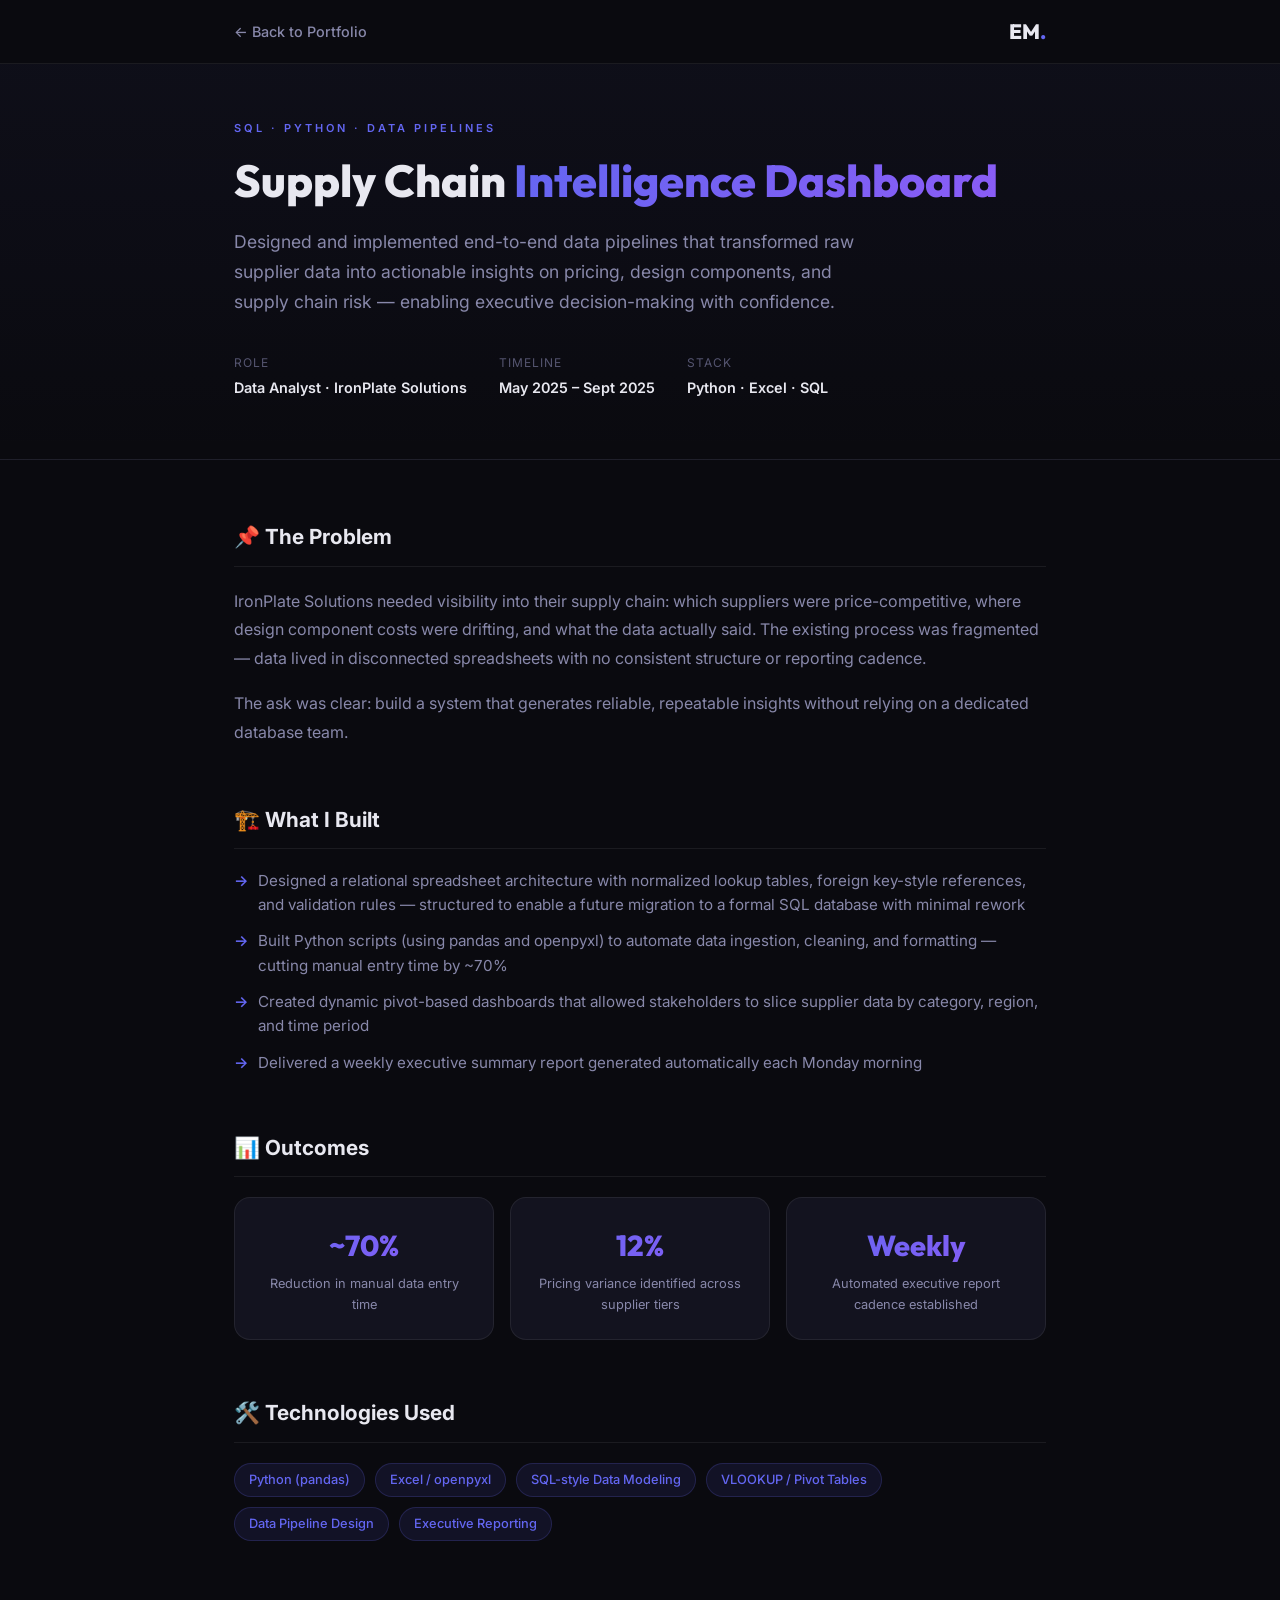
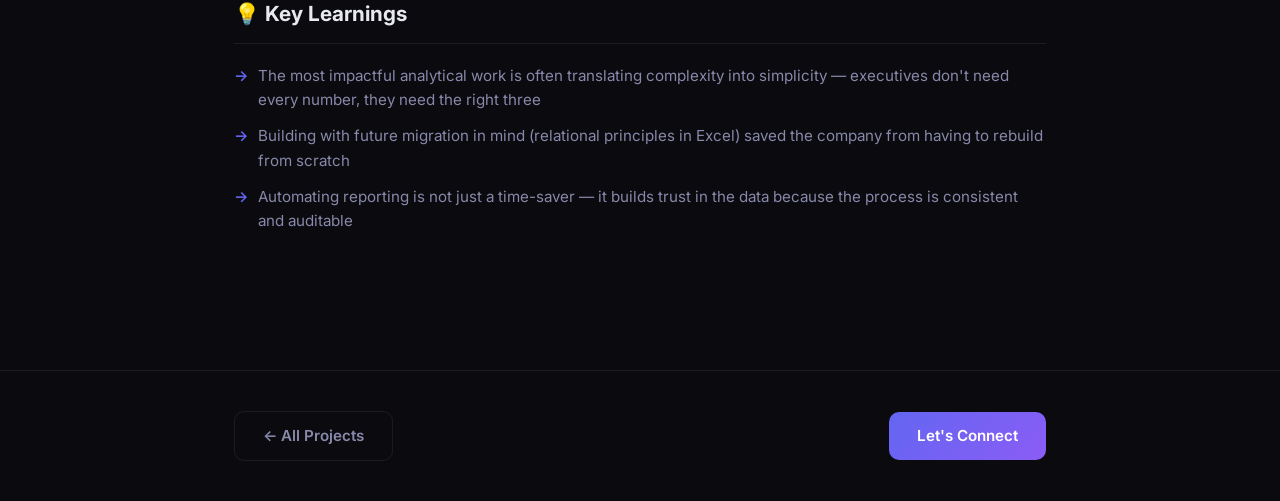
<file: projects/supply-chain.html>
<!DOCTYPE html>
<html lang="en">
<head>
  <meta charset="UTF-8"><meta name="viewport" content="width=device-width, initial-scale=1.0">
  <title>Supply Chain Intelligence · Evan Mendyk</title>
  <link href="https://fonts.googleapis.com/css2?family=Inter:wght@300;400;500;600;700;800&family=Outfit:wght@300;400;600;700;800&display=swap" rel="stylesheet">
  <link rel="stylesheet" href="project-shared.css">
</head>
<body>
  <nav class="proj-nav"><div class="container">
    <a href="../index.html" class="back-link">← Back to Portfolio</a>
    <div class="nav-logo">EM<span class="dot">.</span></div>
  </div></nav>

  <section class="proj-hero"><div class="container">
    <div class="proj-category">SQL · PYTHON · DATA PIPELINES</div>
    <h1 class="proj-title">Supply Chain <span class="gradient-text">Intelligence Dashboard</span></h1>
    <p class="proj-subtitle">Designed and implemented end-to-end data pipelines that transformed raw supplier data into actionable insights on pricing, design components, and supply chain risk — enabling executive decision-making with confidence.</p>
    <div class="proj-meta">
      <div class="meta-item"><span class="meta-label">Role</span><span class="meta-value">Data Analyst · IronPlate Solutions</span></div>
      <div class="meta-item"><span class="meta-label">Timeline</span><span class="meta-value">May 2025 – Sept 2025</span></div>
      <div class="meta-item"><span class="meta-label">Stack</span><span class="meta-value">Python · Excel · SQL</span></div>
    </div>
  </div></section>

  <div class="proj-content"><div class="container">
    <div class="proj-section">
      <h2>📌 The Problem</h2>
      <p>IronPlate Solutions needed visibility into their supply chain: which suppliers were price-competitive, where design component costs were drifting, and what the data actually said. The existing process was fragmented — data lived in disconnected spreadsheets with no consistent structure or reporting cadence.</p>
      <p>The ask was clear: build a system that generates reliable, repeatable insights without relying on a dedicated database team.</p>
    </div>
    <div class="proj-section">
      <h2>🏗️ What I Built</h2>
      <ul>
        <li>Designed a relational spreadsheet architecture with normalized lookup tables, foreign key-style references, and validation rules — structured to enable a future migration to a formal SQL database with minimal rework</li>
        <li>Built Python scripts (using pandas and openpyxl) to automate data ingestion, cleaning, and formatting — cutting manual entry time by ~70%</li>
        <li>Created dynamic pivot-based dashboards that allowed stakeholders to slice supplier data by category, region, and time period</li>
        <li>Delivered a weekly executive summary report generated automatically each Monday morning</li>
      </ul>
    </div>
    <div class="proj-section">
      <h2>📊 Outcomes</h2>
      <div class="outcomes-grid">
        <div class="outcome-card"><div class="outcome-num">~70%</div><div class="outcome-label">Reduction in manual data entry time</div></div>
        <div class="outcome-card"><div class="outcome-num">12%</div><div class="outcome-label">Pricing variance identified across supplier tiers</div></div>
        <div class="outcome-card"><div class="outcome-num">Weekly</div><div class="outcome-label">Automated executive report cadence established</div></div>
      </div>
    </div>
    <div class="proj-section">
      <h2>🛠️ Technologies Used</h2>
      <div class="tech-tags">
        <span class="tech-tag">Python (pandas)</span><span class="tech-tag">Excel / openpyxl</span>
        <span class="tech-tag">SQL-style Data Modeling</span><span class="tech-tag">VLOOKUP / Pivot Tables</span>
        <span class="tech-tag">Data Pipeline Design</span><span class="tech-tag">Executive Reporting</span>
      </div>
    </div>
    <div class="proj-section">
      <h2>💡 Key Learnings</h2>
      <ul>
        <li>The most impactful analytical work is often translating complexity into simplicity — executives don't need every number, they need the right three</li>
        <li>Building with future migration in mind (relational principles in Excel) saved the company from having to rebuild from scratch</li>
        <li>Automating reporting is not just a time-saver — it builds trust in the data because the process is consistent and auditable</li>
      </ul>
    </div>
  </div></div>

  <footer class="proj-footer"><div class="container">
    <a href="../index.html#projects" class="btn-ghost">← All Projects</a>
    <a href="../index.html#contact" class="btn-primary">Let's Connect</a>
  </div></footer>
</body>
</html>
</file>
<file: styles.css>
/* ===========================
   ROOT & TOKENS
=========================== */
:root {
  --bg: #0a0a0f;
  --bg-2: #0f0f1a;
  --bg-card: #13131f;
  --bg-card-2: #1a1a2e;
  --border: rgba(255,255,255,0.07);
  --border-hover: rgba(99,102,241,0.4);
  --text: #e8e8f0;
  --text-muted: #8888aa;
  --text-dim: #555570;
  --accent: #6366f1;
  --accent-2: #8b5cf6;
  --accent-3: #06b6d4;
  --green: #10b981;
  --gradient: linear-gradient(135deg, #6366f1, #8b5cf6, #06b6d4);
  --gradient-2: linear-gradient(135deg, #6366f1 0%, #8b5cf6 100%);
  --shadow: 0 20px 60px rgba(0,0,0,0.5);
  --shadow-card: 0 4px 24px rgba(0,0,0,0.3);
  --radius: 16px;
  --radius-sm: 8px;
  --nav-h: 72px;
  --font: 'Inter', sans-serif;
  --font-2: 'Outfit', sans-serif;
}

/* ===========================
   RESET
=========================== */
*, *::before, *::after { box-sizing: border-box; margin: 0; padding: 0; }
html { scroll-behavior: smooth; }
body {
  font-family: var(--font);
  background: var(--bg);
  color: var(--text);
  line-height: 1.6;
  overflow-x: hidden;
}
a { color: inherit; text-decoration: none; }
img { max-width: 100%; }

/* ===========================
   UTILITIES
=========================== */
.container { max-width: 1200px; margin: 0 auto; padding: 0 24px; }
.section { padding: 120px 0; }
.gradient-text {
  background: var(--gradient);
  -webkit-background-clip: text;
  -webkit-text-fill-color: transparent;
  background-clip: text;
}
.section-label {
  font-size: 11px; letter-spacing: 3px; font-weight: 600;
  color: var(--accent); text-transform: uppercase; margin-bottom: 16px;
}
.section-title {
  font-family: var(--font-2);
  font-size: clamp(2rem, 4vw, 3rem);
  font-weight: 800; line-height: 1.2; margin-bottom: 16px;
}
.section-title.centered { text-align: center; }
.section-subtitle {
  text-align: center; color: var(--text-muted);
  font-size: 1.1rem; max-width: 600px;
  margin: 0 auto 60px;
}

/* ===========================
   NAVBAR
=========================== */
#navbar {
  position: fixed; top: 0; left: 0; right: 0; z-index: 1000;
  height: var(--nav-h);
  background: rgba(10,10,15,0.8);
  backdrop-filter: blur(20px);
  border-bottom: 1px solid var(--border);
  transition: all 0.3s ease;
}
#navbar.scrolled { background: rgba(10,10,15,0.95); }
.nav-container {
  max-width: 1200px; margin: 0 auto; padding: 0 24px;
  height: 100%; display: flex; align-items: center; gap: 40px;
}
.nav-logo {
  font-family: var(--font-2); font-size: 1.5rem; font-weight: 800;
  color: var(--text); margin-right: auto;
}
.dot { color: var(--accent); }
.nav-links { display: flex; list-style: none; gap: 32px; }
.nav-links a {
  font-size: 0.9rem; font-weight: 500; color: var(--text-muted);
  transition: color 0.2s;
}
.nav-links a:hover { color: var(--text); }
.btn-resume {
  background: var(--gradient-2); color: #fff;
  padding: 10px 22px; border-radius: 8px;
  font-size: 0.85rem; font-weight: 600;
  transition: opacity 0.2s, transform 0.2s;
  white-space: nowrap;
}
.btn-resume:hover { opacity: 0.9; transform: translateY(-1px); }
.hamburger { display: none; flex-direction: column; gap: 5px; background: none; border: none; cursor: pointer; padding: 4px; }
.hamburger span { display: block; width: 22px; height: 2px; background: var(--text); border-radius: 2px; transition: all 0.3s; }

/* ===========================
   HERO
=========================== */
.hero {
  min-height: 100vh; display: flex; align-items: center;
  justify-content: center; position: relative; overflow: hidden;
  padding-top: var(--nav-h);
}
.hero-bg { position: absolute; inset: 0; z-index: 0; }
.orb {
  position: absolute; border-radius: 50%; filter: blur(100px); opacity: 0.3;
  animation: float 8s ease-in-out infinite;
}
.orb-1 { width: 600px; height: 600px; background: #6366f1; top: -100px; left: -150px; animation-delay: 0s; }
.orb-2 { width: 400px; height: 400px; background: #8b5cf6; bottom: -50px; right: -100px; animation-delay: -3s; }
.orb-3 { width: 300px; height: 300px; background: #06b6d4; top: 40%; left: 50%; animation-delay: -5s; }
@keyframes float {
  0%, 100% { transform: translateY(0) scale(1); }
  50% { transform: translateY(-30px) scale(1.05); }
}
.grid-overlay {
  position: absolute; inset: 0;
  background-image: linear-gradient(rgba(99,102,241,0.05) 1px, transparent 1px),
                    linear-gradient(90deg, rgba(99,102,241,0.05) 1px, transparent 1px);
  background-size: 60px 60px;
}
.hero-content { position: relative; z-index: 1; text-align: center; max-width: 800px; padding: 0 24px; }
.hero-badge {
  display: inline-flex; align-items: center; gap: 8px;
  background: rgba(99,102,241,0.1); border: 1px solid rgba(99,102,241,0.3);
  color: var(--accent); padding: 8px 18px; border-radius: 100px;
  font-size: 0.85rem; font-weight: 500; margin-bottom: 32px;
}
.badge-dot {
  width: 8px; height: 8px; border-radius: 50%; background: var(--green);
  animation: pulse 2s ease infinite;
}
@keyframes pulse { 0%,100%{opacity:1;} 50%{opacity:0.4;} }
.hero-title {
  font-family: var(--font-2);
  font-size: clamp(2.5rem, 6vw, 5rem);
  font-weight: 900; line-height: 1.1;
  margin-bottom: 24px; letter-spacing: -1px;
}
.hero-subtitle { font-size: 1.15rem; color: var(--text-muted); line-height: 1.7; margin-bottom: 40px; }
.hero-cta { display: flex; gap: 16px; justify-content: center; flex-wrap: wrap; margin-bottom: 60px; }
.btn-primary {
  background: var(--gradient-2); color: #fff;
  padding: 14px 32px; border-radius: 10px; font-weight: 600;
  font-size: 1rem; transition: transform 0.2s, box-shadow 0.2s;
  border: none; cursor: pointer;
}
.btn-primary:hover { transform: translateY(-2px); box-shadow: 0 10px 30px rgba(99,102,241,0.4); }
.btn-primary.full-width { width: 100%; text-align: center; }
.btn-ghost {
  background: transparent; color: var(--text);
  padding: 14px 32px; border-radius: 10px; font-weight: 600;
  font-size: 1rem; border: 1px solid var(--border);
  transition: border-color 0.2s, background 0.2s;
}
.btn-ghost:hover { border-color: var(--accent); background: rgba(99,102,241,0.05); }
.hero-stats { display: flex; gap: 32px; justify-content: center; align-items: center; }
.stat { text-align: center; }
.stat-number { display: block; font-family: var(--font-2); font-size: 2rem; font-weight: 800; }
.stat-label { font-size: 0.8rem; color: var(--text-muted); text-transform: uppercase; letter-spacing: 1px; }
.stat-divider { width: 1px; height: 40px; background: var(--border); }
.hero-scroll-hint {
  position: absolute; bottom: 40px; left: 50%; transform: translateX(-50%);
  display: flex; flex-direction: column; align-items: center; gap: 8px;
  font-size: 0.75rem; color: var(--text-dim); letter-spacing: 2px;
}
.scroll-arrow {
  width: 20px; height: 20px; border-right: 2px solid var(--text-dim);
  border-bottom: 2px solid var(--text-dim); transform: rotate(45deg);
  animation: bounce 2s ease infinite;
}
@keyframes bounce { 0%,100%{transform:rotate(45deg) translateY(0);} 50%{transform:rotate(45deg) translateY(4px);} }

/* ===========================
   ABOUT
=========================== */
.about { background: var(--bg-2); }
.about-grid { display: grid; grid-template-columns: 1fr 1fr; gap: 80px; align-items: start; }
.about-para { color: var(--text-muted); margin-bottom: 20px; font-size: 1.05rem; line-height: 1.8; }
.about-tags { display: flex; flex-wrap: wrap; gap: 10px; margin-top: 32px; }
.tag {
  background: rgba(99,102,241,0.1); border: 1px solid rgba(99,102,241,0.2);
  color: var(--accent); padding: 6px 14px; border-radius: 100px; font-size: 0.8rem; font-weight: 500;
}
.about-cards { display: grid; grid-template-columns: 1fr 1fr; gap: 16px; }
.about-card {
  background: var(--bg-card); border: 1px solid var(--border);
  border-radius: var(--radius); padding: 24px;
  transition: border-color 0.3s, transform 0.3s;
}
.about-card:hover { border-color: var(--border-hover); transform: translateY(-4px); }
.card-icon { font-size: 1.8rem; margin-bottom: 12px; }
.about-card h3 { font-size: 0.95rem; font-weight: 700; margin-bottom: 8px; }
.about-card p { font-size: 0.85rem; color: var(--text-muted); line-height: 1.6; }

/* ===========================
   SKILLS
=========================== */
.skills-grid { display: grid; grid-template-columns: repeat(2, 1fr); gap: 24px; }
.skill-category {
  background: var(--bg-card); border: 1px solid var(--border);
  border-radius: var(--radius); padding: 32px;
  transition: border-color 0.3s;
}
.skill-category:hover { border-color: var(--border-hover); }
.skill-cat-icon { font-size: 2rem; margin-bottom: 12px; }
.skill-category h3 { font-size: 1rem; font-weight: 700; margin-bottom: 24px; }
.skill-bars { display: flex; flex-direction: column; gap: 16px; }
.skill-bar-item { display: flex; flex-direction: column; gap: 6px; }
.skill-bar-item span { font-size: 0.85rem; color: var(--text-muted); font-weight: 500; }
.bar { height: 6px; background: rgba(255,255,255,0.06); border-radius: 100px; overflow: hidden; }
.bar-fill {
  height: 100%; border-radius: 100px;
  background: var(--gradient-2);
  width: 0; transition: width 1.2s cubic-bezier(0.4,0,0.2,1);
}
.bar-fill.animated { width: var(--w); }

/* ===========================
   PROJECTS
=========================== */
.filter-tabs {
  display: flex; gap: 8px; justify-content: center;
  flex-wrap: wrap; margin-bottom: 48px;
}
.filter-btn {
  background: var(--bg-card); border: 1px solid var(--border);
  color: var(--text-muted); padding: 8px 20px; border-radius: 100px;
  font-size: 0.85rem; font-weight: 500; cursor: pointer;
  transition: all 0.2s;
}
.filter-btn:hover, .filter-btn.active {
  background: rgba(99,102,241,0.15); border-color: var(--accent); color: var(--accent);
}
.projects-grid {
  display: grid; grid-template-columns: repeat(3, 1fr); gap: 24px;
}
.project-card {
  background: var(--bg-card); border: 1px solid var(--border);
  border-radius: var(--radius); padding: 28px;
  position: relative; overflow: hidden;
  transition: transform 0.3s, border-color 0.3s, box-shadow 0.3s;
  display: flex; flex-direction: column;
}
.project-card:hover {
  transform: translateY(-6px); border-color: var(--border-hover);
  box-shadow: 0 20px 60px rgba(99,102,241,0.15);
}
.project-card.featured { border-color: rgba(99,102,241,0.4); grid-column: span 1; }
.project-glow {
  position: absolute; top: -60px; right: -60px;
  width: 200px; height: 200px; border-radius: 50%;
  background: rgba(99,102,241,0.08); filter: blur(40px);
  pointer-events: none;
}
.project-badge-featured {
  position: absolute; top: 16px; right: 16px;
  background: var(--gradient-2); color: #fff;
  font-size: 0.65rem; font-weight: 700; letter-spacing: 1px;
  padding: 4px 10px; border-radius: 100px;
}
.project-header { display: flex; justify-content: space-between; align-items: flex-start; margin-bottom: 16px; }
.project-icon { font-size: 2rem; }
.project-badges { display: flex; gap: 6px; flex-wrap: wrap; justify-content: flex-end; }
.badge {
  font-size: 0.7rem; font-weight: 600; padding: 3px 8px;
  border-radius: 4px; letter-spacing: 0.5px;
}
.badge-sql { background: rgba(6,182,212,0.15); color: #06b6d4; }
.badge-python { background: rgba(99,102,241,0.15); color: #818cf8; }
.badge-viz { background: rgba(16,185,129,0.15); color: #10b981; }
.badge-ai { background: rgba(139,92,246,0.15); color: #a78bfa; }
.project-title { font-size: 1.05rem; font-weight: 700; margin-bottom: 12px; line-height: 1.3; }
.project-desc { font-size: 0.88rem; color: var(--text-muted); line-height: 1.7; margin-bottom: 20px; flex: 1; }
.project-outcomes { display: flex; flex-direction: column; gap: 8px; margin-bottom: 24px; }
.outcome { display: flex; align-items: center; gap: 8px; font-size: 0.82rem; color: var(--text-muted); }
.outcome-dot { width: 6px; height: 6px; border-radius: 50%; background: var(--green); flex-shrink: 0; }
.project-footer { margin-top: auto; }
.project-link {
  font-size: 0.85rem; font-weight: 600; color: var(--accent);
  transition: color 0.2s, gap 0.2s;
}
.project-link:hover { color: var(--accent-2); }
.project-card.hidden { display: none; }

/* ===========================
   EXPERIENCE / TIMELINE
=========================== */
.experience { background: var(--bg-2); }
.timeline { position: relative; max-width: 800px; margin: 0 auto; }
.timeline::before {
  content: ''; position: absolute; left: 20px; top: 0; bottom: 0;
  width: 2px; background: var(--border);
}
.timeline-item { position: relative; padding-left: 60px; margin-bottom: 48px; }
.timeline-dot {
  position: absolute; left: 12px; top: 4px;
  width: 18px; height: 18px; border-radius: 50%;
  background: var(--bg-card); border: 2px solid var(--border);
  transition: border-color 0.3s, background 0.3s;
}
.timeline-dot.active { background: var(--accent); border-color: var(--accent); }
.timeline-item:hover .timeline-dot { border-color: var(--accent); }
.timeline-content {
  background: var(--bg-card); border: 1px solid var(--border);
  border-radius: var(--radius); padding: 28px;
  transition: border-color 0.3s;
}
.timeline-item:hover .timeline-content { border-color: var(--border-hover); }
.timeline-header {
  display: flex; justify-content: space-between;
  align-items: flex-start; gap: 16px; margin-bottom: 12px; flex-wrap: wrap;
}
.timeline-header h3 { font-size: 1rem; font-weight: 700; }
.company { display: block; font-size: 0.85rem; color: var(--accent); font-weight: 500; margin-top: 2px; }
.timeline-date { font-size: 0.8rem; color: var(--text-dim); white-space: nowrap; flex-shrink: 0; }
.timeline-content > p { font-size: 0.9rem; color: var(--text-muted); line-height: 1.7; margin-bottom: 16px; }
.timeline-skills { display: flex; flex-wrap: wrap; gap: 8px; }
.timeline-skills span {
  background: rgba(99,102,241,0.08); border: 1px solid rgba(99,102,241,0.15);
  color: var(--text-muted); padding: 4px 10px; border-radius: 6px; font-size: 0.75rem;
}

/* ===========================
   CONTACT
=========================== */
.contact-grid { display: grid; grid-template-columns: 1fr 1.4fr; gap: 60px; align-items: start; }
.contact-info { display: flex; flex-direction: column; gap: 24px; }
.contact-item { display: flex; gap: 16px; align-items: flex-start; }
.contact-icon { font-size: 1.4rem; width: 48px; height: 48px; display: flex; align-items: center; justify-content: center; background: var(--bg-card); border: 1px solid var(--border); border-radius: 12px; flex-shrink: 0; }
.contact-item h4 { font-size: 0.8rem; color: var(--text-dim); text-transform: uppercase; letter-spacing: 1px; margin-bottom: 4px; }
.contact-item a, .contact-item span { font-size: 0.95rem; color: var(--text-muted); transition: color 0.2s; }
.contact-item a:hover { color: var(--accent); }
.contact-form { display: flex; flex-direction: column; gap: 16px; }
.form-group { display: flex; flex-direction: column; }
.form-group input, .form-group textarea {
  background: var(--bg-card); border: 1px solid var(--border);
  border-radius: 10px; padding: 14px 18px; color: var(--text);
  font-family: var(--font); font-size: 0.95rem;
  transition: border-color 0.2s, box-shadow 0.2s; resize: none;
}
.form-group input:focus, .form-group textarea:focus {
  outline: none; border-color: var(--accent);
  box-shadow: 0 0 0 3px rgba(99,102,241,0.1);
}
.form-group input::placeholder, .form-group textarea::placeholder { color: var(--text-dim); }
.form-success { display: none; text-align: center; color: var(--green); font-size: 0.9rem; padding: 12px; }

/* ===========================
   FOOTER
=========================== */
.footer { background: var(--bg-2); border-top: 1px solid var(--border); padding: 40px 0; }
.footer-content { display: flex; flex-direction: column; align-items: center; gap: 12px; }
.footer-logo { font-family: var(--font-2); font-size: 1.5rem; font-weight: 800; }
.footer-content > p { font-size: 0.85rem; color: var(--text-muted); }
.footer-links { display: flex; gap: 24px; }
.footer-links a { font-size: 0.85rem; color: var(--text-dim); transition: color 0.2s; }
.footer-links a:hover { color: var(--accent); }

/* ===========================
   RESPONSIVE
=========================== */
@media (max-width: 900px) {
  .about-grid { grid-template-columns: 1fr; gap: 48px; }
  .about-cards { grid-template-columns: repeat(2, 1fr); }
  .skills-grid { grid-template-columns: 1fr; }
  .projects-grid { grid-template-columns: repeat(2, 1fr); }
  .contact-grid { grid-template-columns: 1fr; }
}
@media (max-width: 640px) {
  .section { padding: 80px 0; }
  .nav-links, .btn-resume { display: none; }
  .hamburger { display: flex; }
  .nav-links.open {
    display: flex; flex-direction: column; position: fixed;
    top: var(--nav-h); left: 0; right: 0; bottom: 0;
    background: var(--bg); padding: 40px 24px; gap: 32px;
    z-index: 999;
  }
  .nav-links.open a { font-size: 1.4rem; }
  .projects-grid { grid-template-columns: 1fr; }
  .about-cards { grid-template-columns: 1fr; }
  .hero-stats { flex-direction: column; gap: 16px; }
  .stat-divider { width: 40px; height: 1px; }
}
</file>
<file: projects/project-shared.css>
/* Shared project page styles */
:root {
  --bg: #0a0a0f; --bg-2: #0f0f1a; --bg-card: #13131f;
  --border: rgba(255,255,255,0.07); --border-hover: rgba(99,102,241,0.4);
  --text: #e8e8f0; --text-muted: #8888aa; --text-dim: #555570;
  --accent: #6366f1; --accent-2: #8b5cf6; --accent-3: #06b6d4;
  --green: #10b981;
  --gradient-2: linear-gradient(135deg, #6366f1 0%, #8b5cf6 100%);
  --radius: 16px; --font: 'Inter', sans-serif; --font-2: 'Outfit', sans-serif;
}
*, *::before, *::after { box-sizing: border-box; margin: 0; padding: 0; }
html { scroll-behavior: smooth; }
body { font-family: var(--font); background: var(--bg); color: var(--text); line-height: 1.6; }
a { color: inherit; text-decoration: none; }
.container { max-width: 860px; margin: 0 auto; padding: 0 24px; }
.gradient-text { background: var(--gradient-2); -webkit-background-clip: text; -webkit-text-fill-color: transparent; background-clip: text; }

/* Nav */
.proj-nav {
  position: fixed; top: 0; left: 0; right: 0; z-index: 100;
  background: rgba(10,10,15,0.9); backdrop-filter: blur(20px);
  border-bottom: 1px solid var(--border); height: 64px;
  display: flex; align-items: center;
}
.proj-nav .container { display: flex; align-items: center; justify-content: space-between; width: 100%; }
.back-link { display: flex; align-items: center; gap: 8px; color: var(--text-muted); font-size: 0.9rem; font-weight: 500; transition: color 0.2s; }
.back-link:hover { color: var(--text); }
.nav-logo { font-family: var(--font-2); font-size: 1.3rem; font-weight: 800; }
.dot { color: var(--accent); }

/* Hero */
.proj-hero {
  padding: 120px 0 60px;
  background: linear-gradient(180deg, rgba(99,102,241,0.05) 0%, transparent 100%);
  border-bottom: 1px solid var(--border);
}
.proj-category { font-size: 11px; letter-spacing: 3px; font-weight: 600; color: var(--accent); text-transform: uppercase; margin-bottom: 16px; }
.proj-title { font-family: var(--font-2); font-size: clamp(1.8rem, 4vw, 2.8rem); font-weight: 800; line-height: 1.2; margin-bottom: 20px; }
.proj-subtitle { font-size: 1.1rem; color: var(--text-muted); max-width: 640px; line-height: 1.7; margin-bottom: 36px; }
.proj-meta { display: flex; gap: 32px; flex-wrap: wrap; }
.meta-item { display: flex; flex-direction: column; gap: 4px; }
.meta-label { font-size: 0.75rem; color: var(--text-dim); text-transform: uppercase; letter-spacing: 1px; }
.meta-value { font-size: 0.9rem; font-weight: 600; color: var(--text); }

/* Content */
.proj-content { padding: 60px 0 80px; }
.proj-section { margin-bottom: 56px; }
.proj-section h2 { font-size: 1.3rem; font-weight: 700; margin-bottom: 20px; padding-bottom: 12px; border-bottom: 1px solid var(--border); }
.proj-section p { color: var(--text-muted); line-height: 1.8; margin-bottom: 16px; }
.proj-section ul { list-style: none; display: flex; flex-direction: column; gap: 12px; }
.proj-section ul li { display: flex; gap: 10px; align-items: flex-start; color: var(--text-muted); font-size: 0.95rem; line-height: 1.6; }
.proj-section ul li::before { content: '→'; color: var(--accent); flex-shrink: 0; font-weight: 600; }

.outcomes-grid { display: grid; grid-template-columns: repeat(3, 1fr); gap: 16px; }
.outcome-card { background: var(--bg-card); border: 1px solid var(--border); border-radius: var(--radius); padding: 24px; text-align: center; }
.outcome-num { font-family: var(--font-2); font-size: 1.8rem; font-weight: 800; background: var(--gradient-2); -webkit-background-clip: text; -webkit-text-fill-color: transparent; background-clip: text; }
.outcome-label { font-size: 0.8rem; color: var(--text-muted); margin-top: 6px; }

.tech-tags { display: flex; flex-wrap: wrap; gap: 10px; }
.tech-tag { background: rgba(99,102,241,0.1); border: 1px solid rgba(99,102,241,0.2); color: var(--accent); padding: 6px 14px; border-radius: 100px; font-size: 0.8rem; font-weight: 500; }

.code-block { background: #0d0d1a; border: 1px solid var(--border); border-radius: var(--radius-sm, 8px); padding: 24px; font-family: 'Courier New', monospace; font-size: 0.82rem; color: #a8b4d8; line-height: 1.7; overflow-x: auto; margin: 16px 0; }
.code-comment { color: #4a5568; }
.code-keyword { color: #818cf8; }
.code-string { color: #10b981; }
.code-func { color: #06b6d4; }

.proj-footer { border-top: 1px solid var(--border); padding: 40px 0; }
.proj-footer .container { display: flex; justify-content: space-between; align-items: center; flex-wrap: wrap; gap: 16px; }
.btn-primary { background: var(--gradient-2); color: #fff; padding: 12px 28px; border-radius: 10px; font-weight: 600; font-size: 0.95rem; transition: opacity 0.2s; }
.btn-primary:hover { opacity: 0.9; }
.btn-ghost { border: 1px solid var(--border); color: var(--text-muted); padding: 12px 28px; border-radius: 10px; font-weight: 600; font-size: 0.95rem; transition: border-color 0.2s; }
.btn-ghost:hover { border-color: var(--accent); color: var(--text); }

@media (max-width: 640px) {
  .outcomes-grid { grid-template-columns: 1fr; }
  .proj-meta { flex-direction: column; gap: 16px; }
}
</file>
